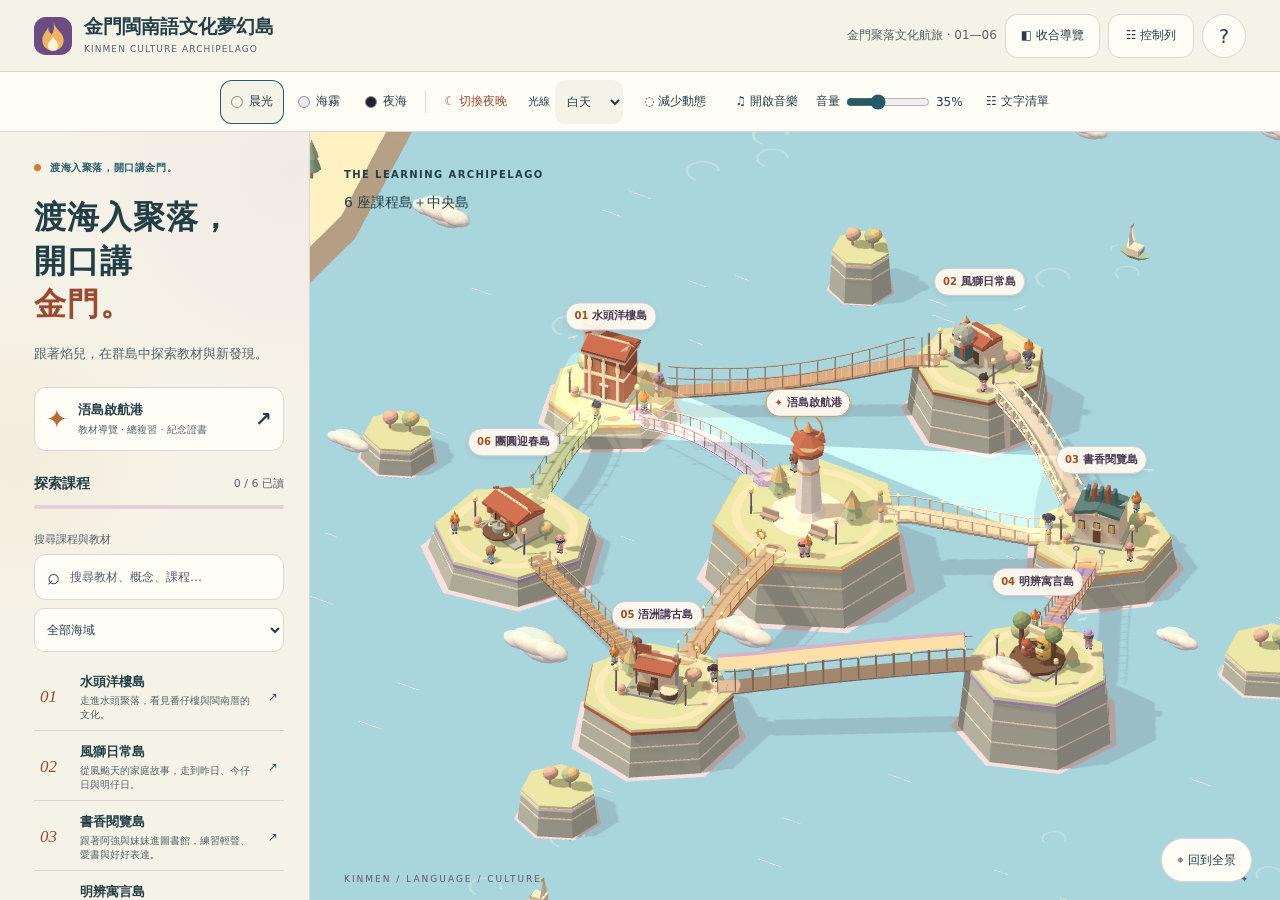
<file: index.html>
<!doctype html>
<html lang="zh-Hant" data-theme="morning">
<head><meta charset="utf-8"><meta name="viewport" content="width=device-width,initial-scale=1"><meta name="theme-color" content="#f6f0e4"><meta name="description" content="金門閩南語文化夢幻島：教材探索、測驗與學習紀念證書。"><title>金門閩南語文化夢幻島</title><link rel="icon" href="assets/flame.svg" type="image/svg+xml"><link rel="stylesheet" href="styles.css"><script type="importmap">{"imports":{"three":"./vendor/three.module.js"}}</script><script type="module" src="js/app.mjs"></script></head>
<body>
<a class="skip" href="#course-list">跳到課程清單</a>
<header class="header"><a class="brand" href="./" aria-label="金門閩南語文化夢幻島首頁"><img src="assets/flame.svg" alt="" width="38" height="38"><span>金門閩南語文化夢幻島<small>KINMEN CULTURE ARCHIPELAGO</small></span></a><div class="header-actions"><span class="edition">金門聚落文化航旅 · 01—06</span><button id="rail-toggle" aria-controls="island-navigation" aria-expanded="true">◧ 導覽列</button><button id="controls-toggle" aria-controls="display-controls" aria-expanded="true">☷ 控制列</button><button id="help" class="icon-button" aria-label="操作說明">?</button></div></header>
<div id="display-controls" class="dock" aria-label="顯示與聲音設定"><div class="theme-switch" role="group" aria-label="底色主題"><button data-theme="morning" aria-pressed="true"><i style="background:#fff4e3"></i>晨光</button><button data-theme="mist" aria-pressed="false"><i style="background:#efe7f6"></i>海霧</button><button data-theme="night" aria-pressed="false"><i style="background:#231d36"></i>夜海</button></div><span class="dock-divider"></span><label class="light-label"><span>光線</span><select id="lighting" aria-label="晝夜光線"><option value="day">白天</option><option value="dusk">黃昏</option><option value="night">夜晚</option></select></label><button id="motion" aria-pressed="false">◌ 減少動態</button><button id="music" aria-pressed="false">♫ 開啟音樂</button><label class="music-volume"><span>音量</span><input id="music-volume" type="range" min="0" max="100" step="1" value="35" aria-label="背景音樂音量"><output id="music-volume-output" for="music-volume">35%</output></label><audio id="background-music" preload="none" loop></audio><button id="list-view">☷ 文字清單</button></div>
<main class="workspace">
<aside class="rail" id="island-navigation"><div class="eyebrow"><span></span> 一座島嶼，一個新發現。</div><h1>渡海入聚落，<br>開口講<span>金門。</span></h1><p class="intro">從一個好點子，到一套好流程。<br>跟著焰兒，航向你的 教材探索群島。</p><button class="center-entry" data-course="center"><span class="entry-symbol">✦</span><span>浯島啟航港<small>教材導覽 · 總複習 · 紀念證書</small></span><b>↗</b></button>
<div class="rail-heading"><h2>探索課程</h2><span id="read-count">0 / 6 已讀</span></div><div class="progress-track"><span id="progress-fill"></span></div>
<label class="search-label" for="search">搜尋課程與教材</label><div class="search-box"><span aria-hidden="true">⌕</span><input id="search" type="search" placeholder="搜尋教材、概念、課程…" autocomplete="off"></div><label class="sr-only" for="group">篩選海域</label><select id="group"><option value="">全部海域</option><option>聚落與生活</option><option>閱讀與明辨</option><option>故事與傳承</option></select>
<nav id="course-list" aria-label="課程清單" tabindex="-1"><p>正在整理航線…</p></nav><p id="search-status" class="small" role="status"></p><footer class="rail-footer"><span>教材來源：金門縣政府</span></footer></aside>
<section class="map" aria-label="互動 3D 課程群島"><div class="map-heading"><span class="eyebrow">THE LEARNING ARCHIPELAGO</span><p>6 座課程島＋中央島</p></div><div id="scene"><div id="map-status" role="status">正在升起你的教學群島…</div></div><button id="overview" class="overview">⌖ 回到全景</button><div class="map-coordinate" aria-hidden="true">KINMEN / LANGUAGE / CULTURE <span>✦</span></div></section>
</main>
<div id="panel-scrim" hidden></div><section id="panel" role="dialog" aria-modal="true" aria-labelledby="panel-title" hidden><header class="panel-header"><div><span id="panel-kicker" class="eyebrow"></span><h2 id="panel-title"></h2></div><button id="close-panel" class="icon-button" aria-label="關閉課程面板">✕</button></header><p id="panel-intro"></p><div id="tabs" class="tabs" role="tablist" aria-label="課程內容"></div><div id="panel-content" tabindex="0"></div></section>
<dialog id="help-dialog"><button class="dialog-close icon-button" aria-label="關閉操作說明">✕</button><div id="host-guide" class="header-host" role="note" aria-label="島主焰兒操作說明"><img src="assets/mascot.svg" alt="" width="44" height="54"><p class="host-description">我是島主焰兒，在島上遇到我，我會隨時回答你問題喔！<small>課程導覽 · 功能說明 · 教材問答</small></p></div><h2>島主焰兒與操作說明</h2><p>先點一座島聚焦放大，再點主建築閱讀教材與進行測驗；中央島點建築進入可拖曳旋轉的備課室，點室內焰兒才開廣場教材；轉身點門可回建築外觀。也可從課程清單直接閱讀。右上「導覽列」可收合清單，「控制列」可展開或收起顯示與音樂設定。</p><ul><li>滑鼠拖曳旋轉、滾輪縮放；手機用雙指縮放。</li><li>按 Esc 關閉面板，Tab 移動焦點，Enter 選取。</li><li>全部課程已讀且各課測驗達 75%，即可取得紀念證書。</li><li>進度與姓名儲存在此瀏覽器，可自行匯出JSON備份後在另一裝置匯入；清除瀏覽資料會刪除本機記錄。</li></ul><p class="notice">教材來自金門縣政府原稿，台羅與特殊用字可開啟完整原頁核對。目前沒有原版朗讀音檔；測驗為自編練習題。</p></dialog>
<dialog id="certificate-dialog"><button class="dialog-close icon-button" aria-label="關閉證書">✕</button><div id="certificate-sheet"></div><div class="certificate-actions"><button id="download-certificate" class="primary">下載證書 PNG</button><button id="print-certificate">列印／另存 PDF</button></div></dialog>
<div id="toast" role="status" aria-live="polite"></div><noscript><div class="noscript">此瀏覽器未啟用 JavaScript。<a href="content.html">開啟完整文字教材</a>。</div></noscript>
</body></html>
</file>
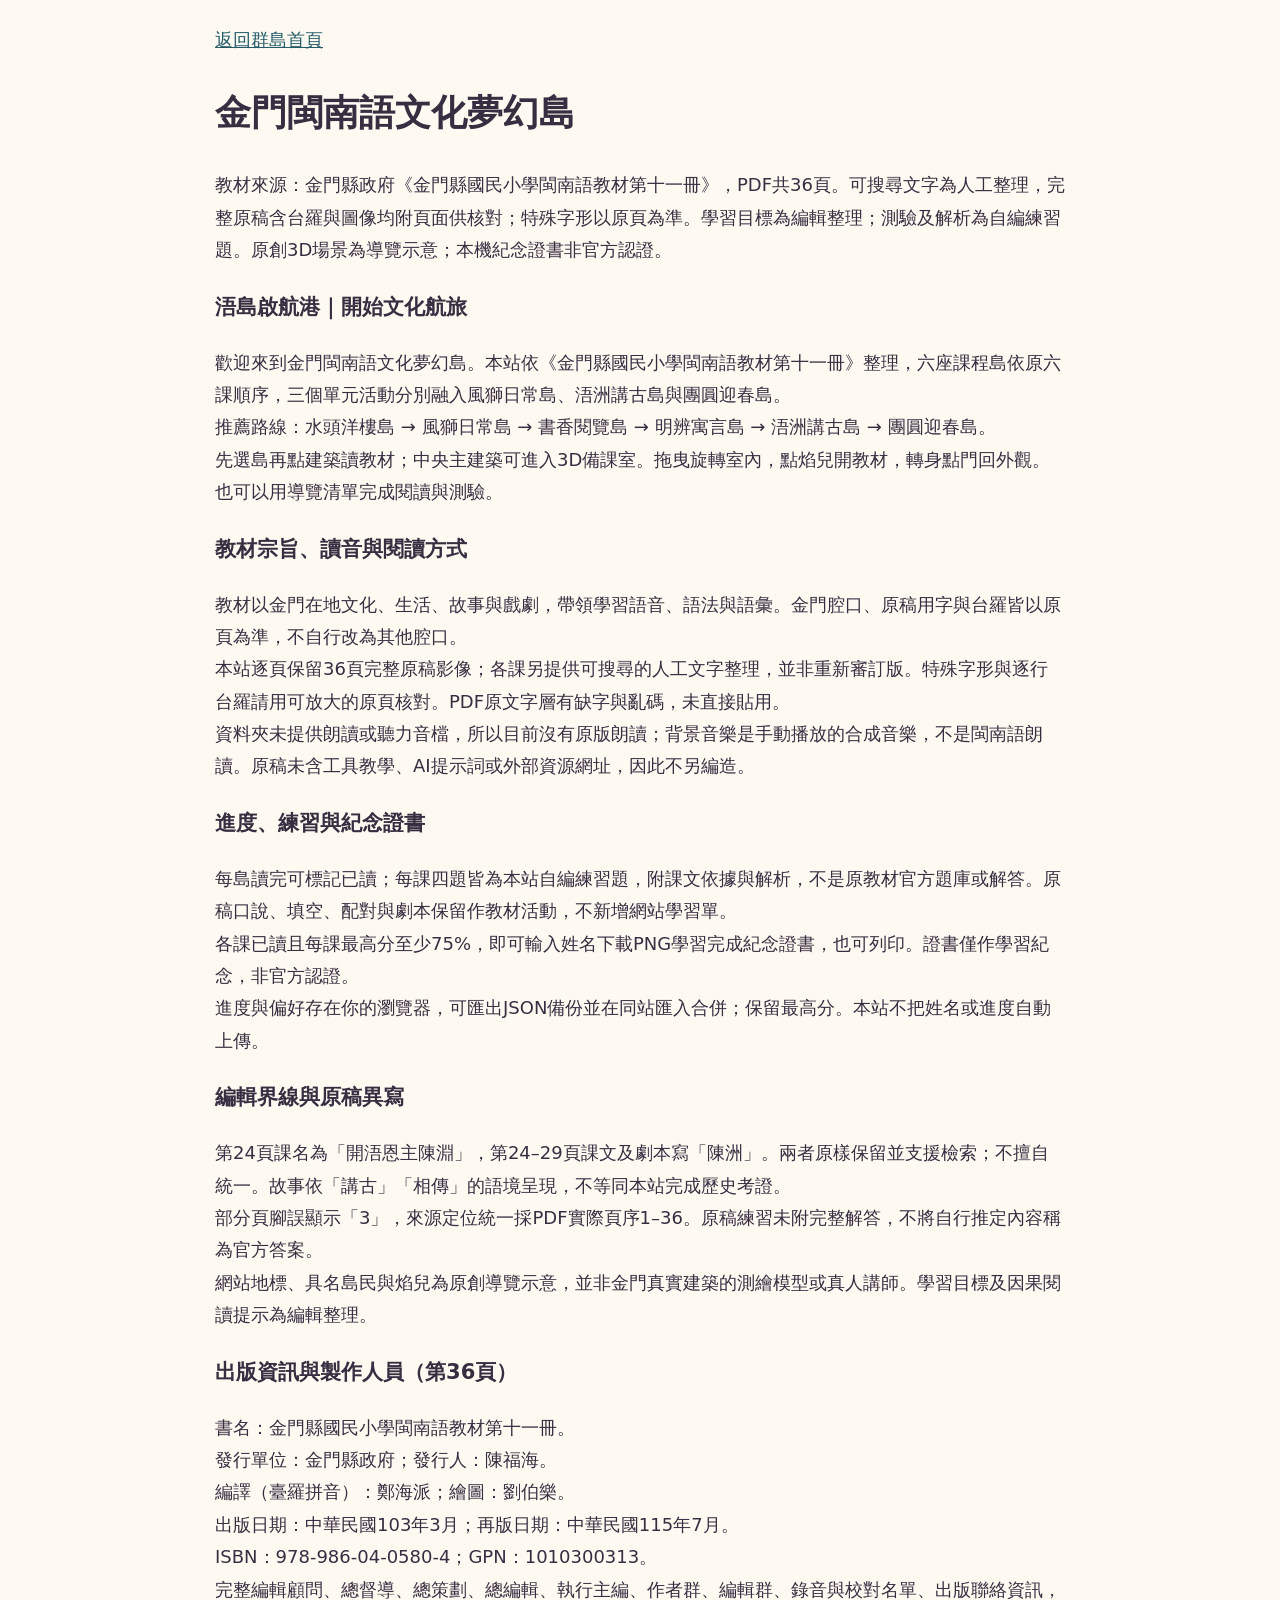
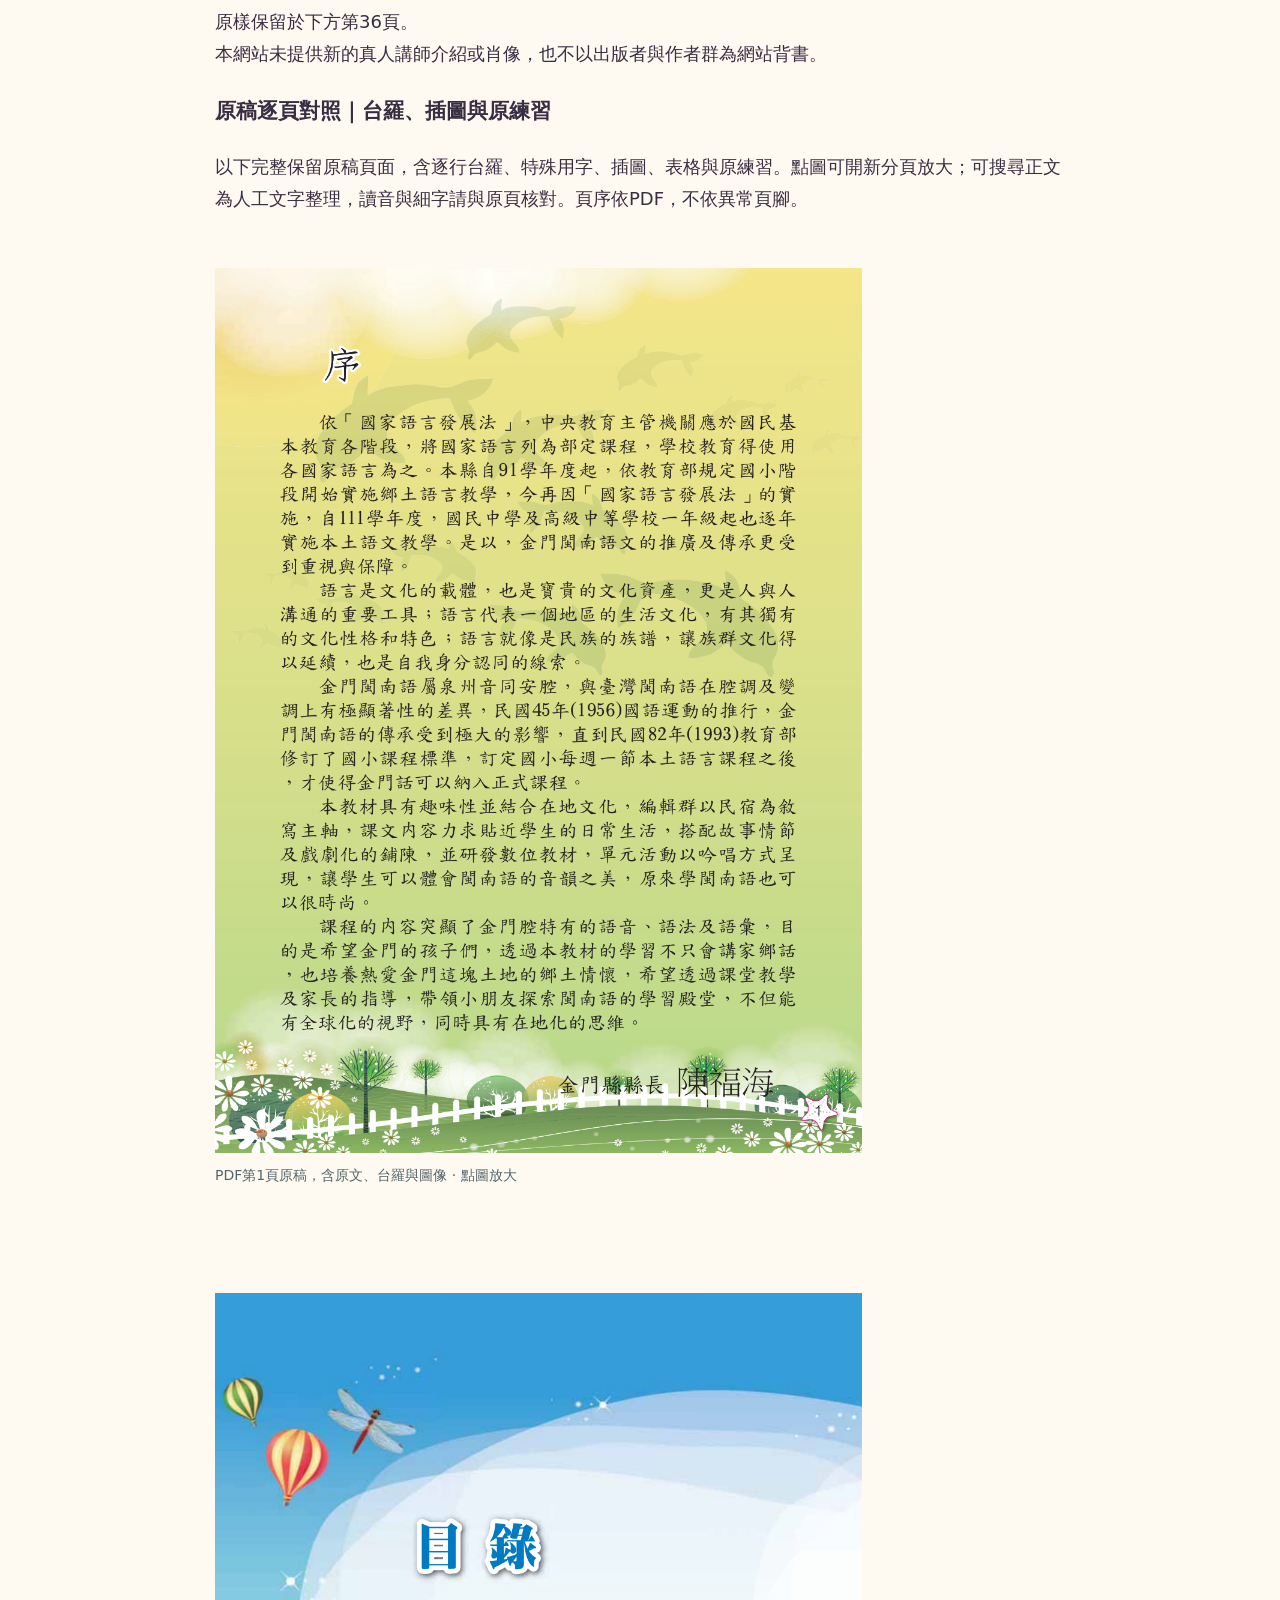
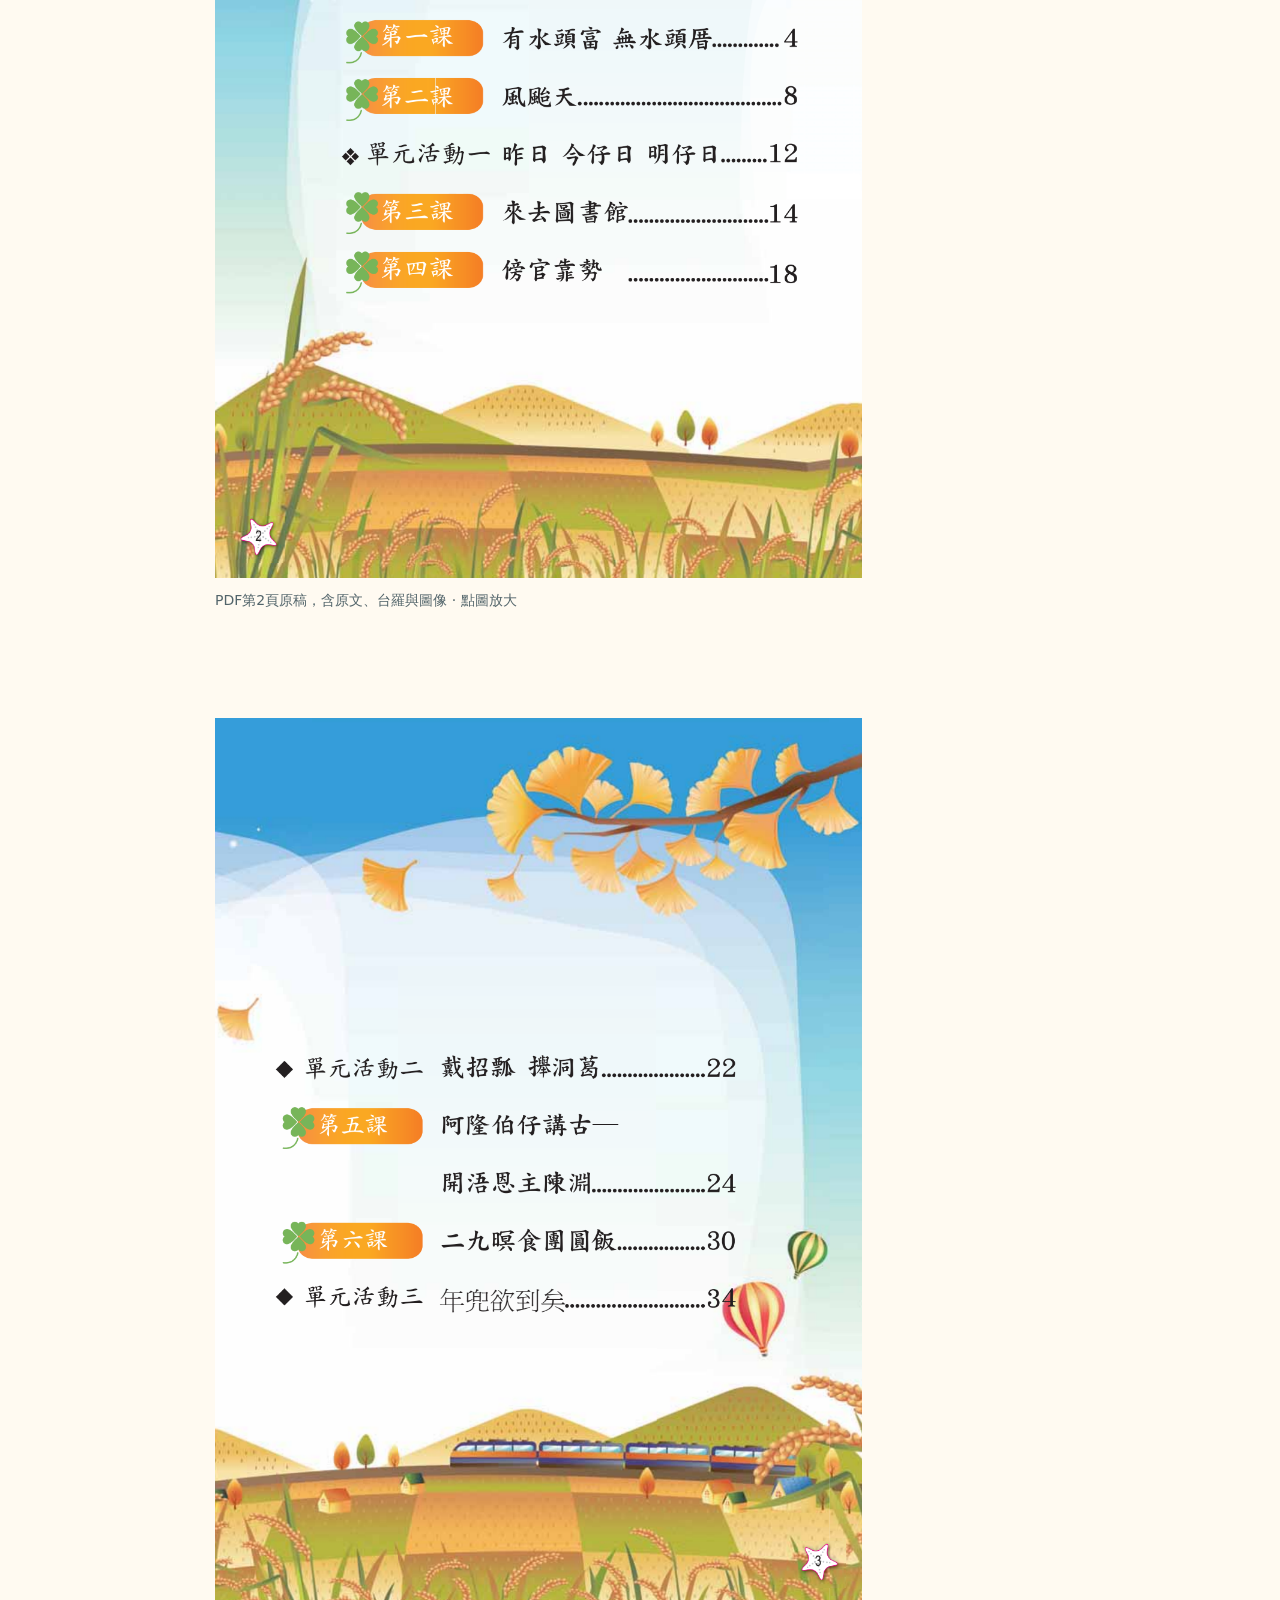
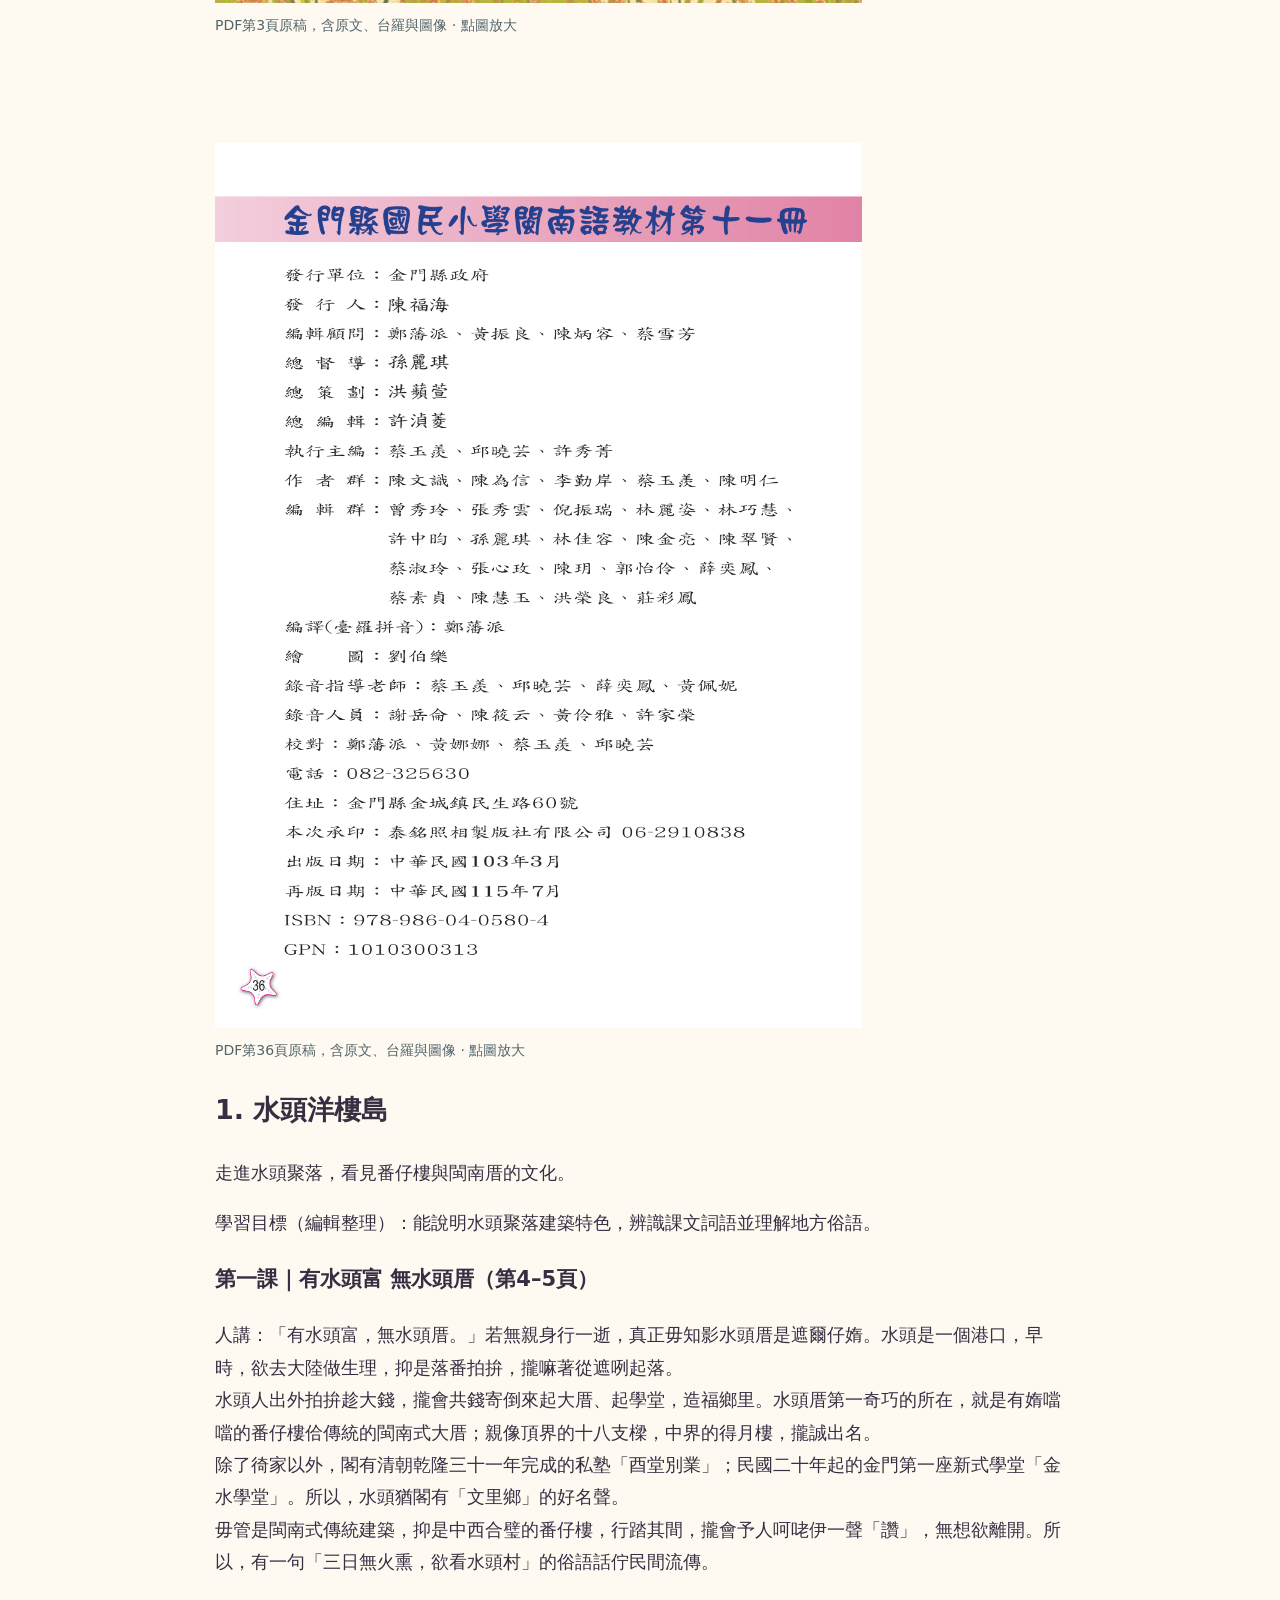
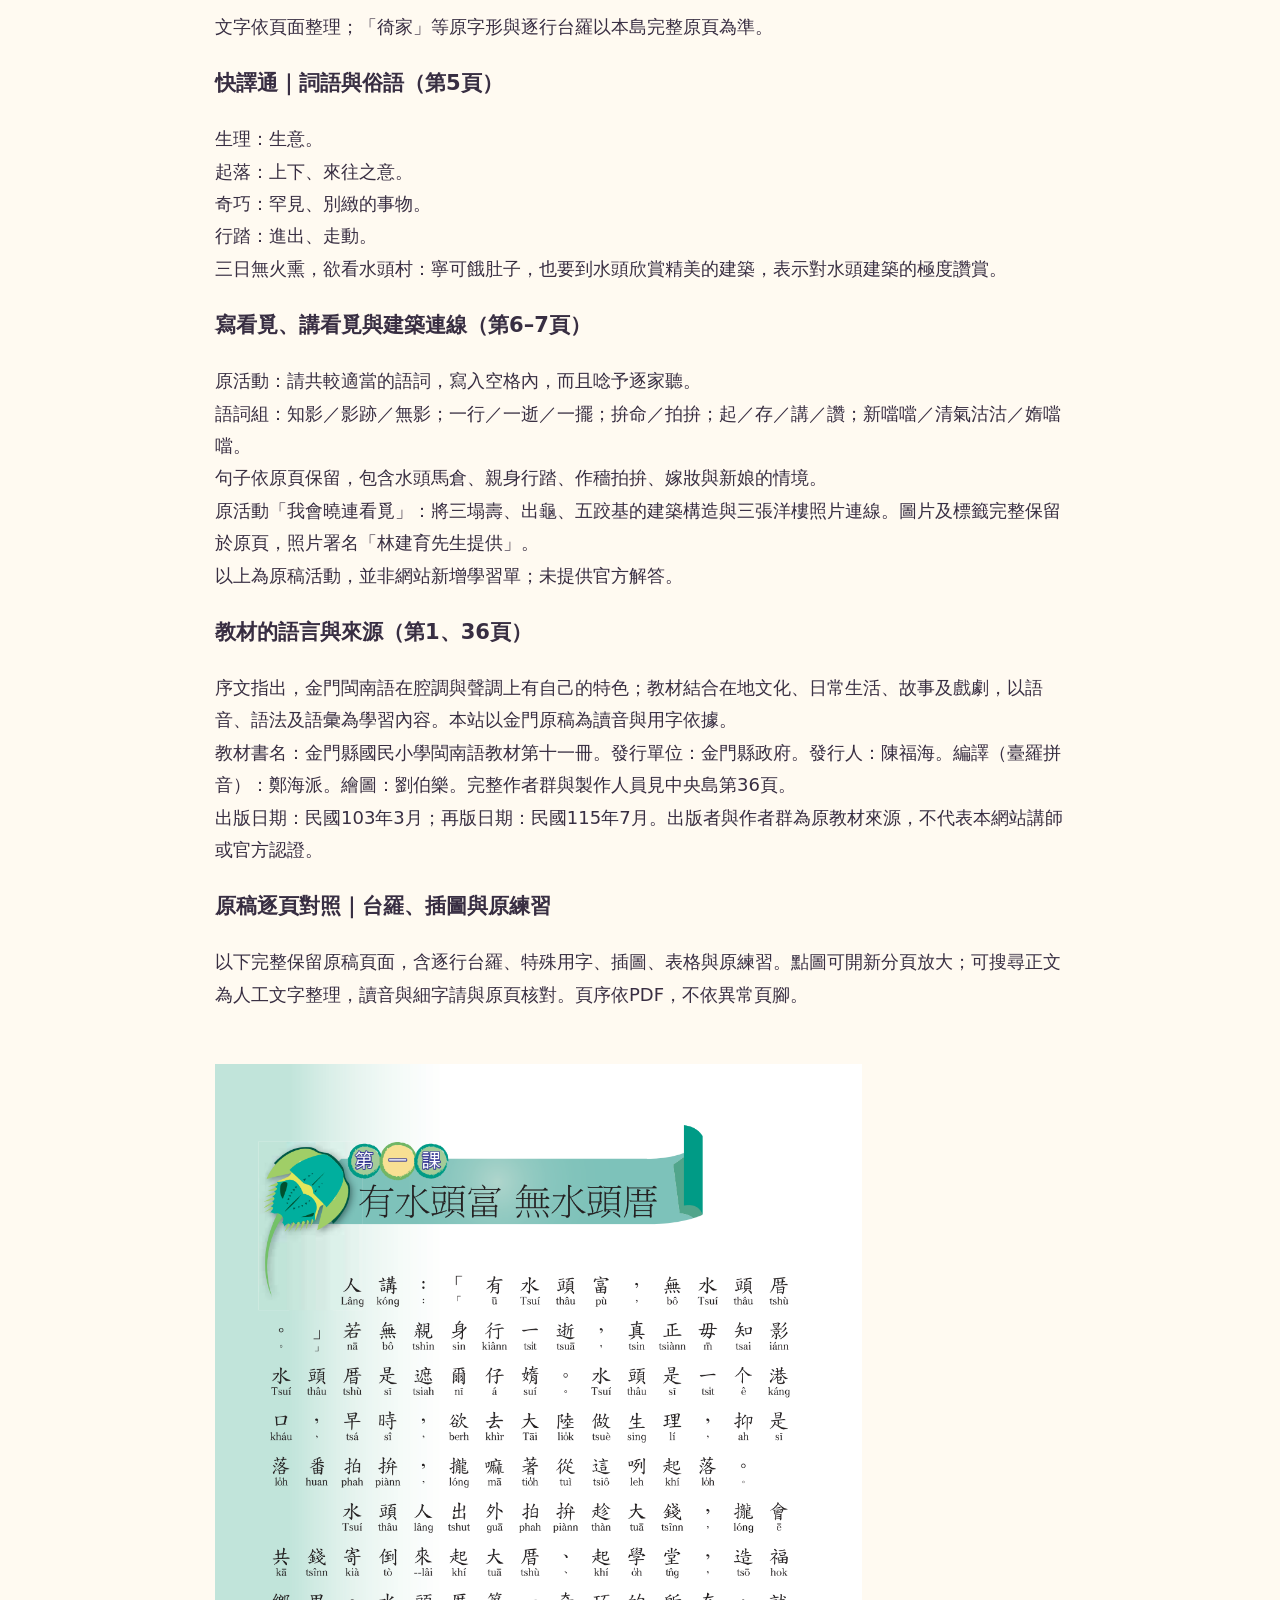
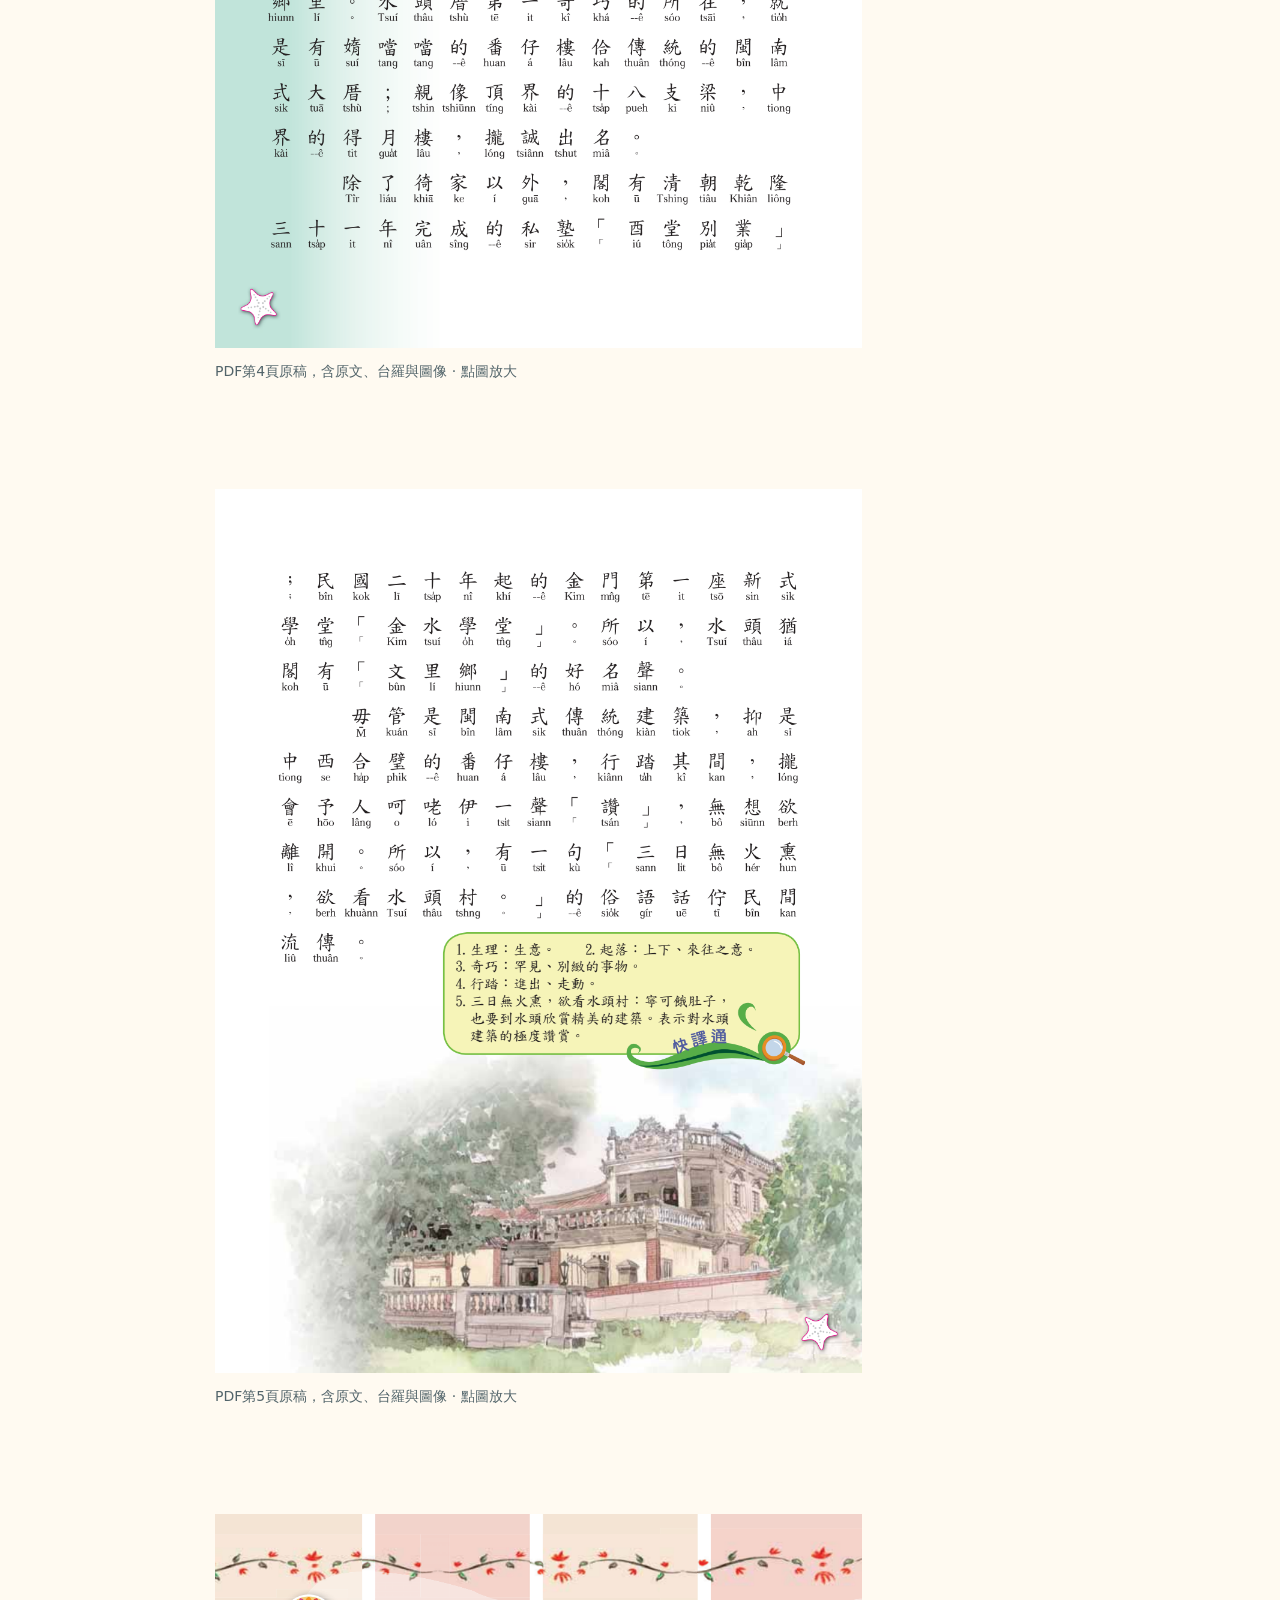
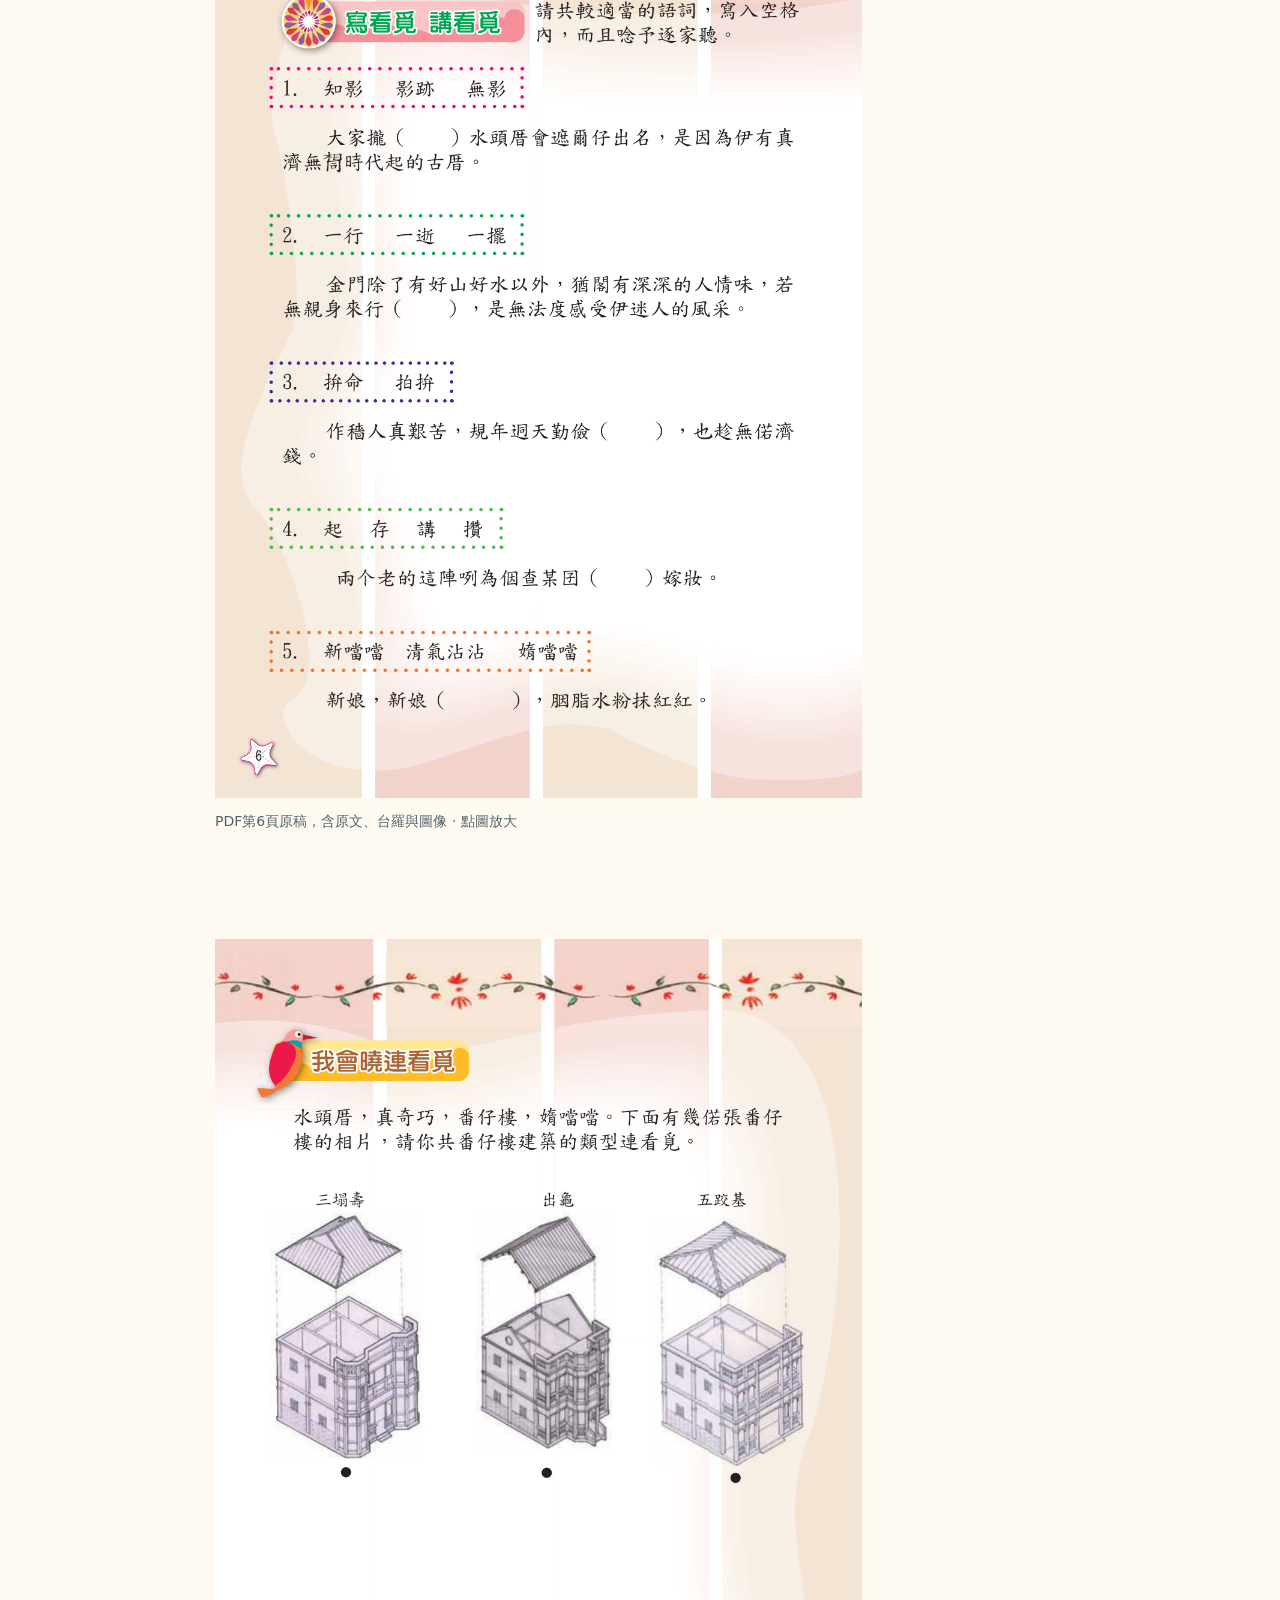
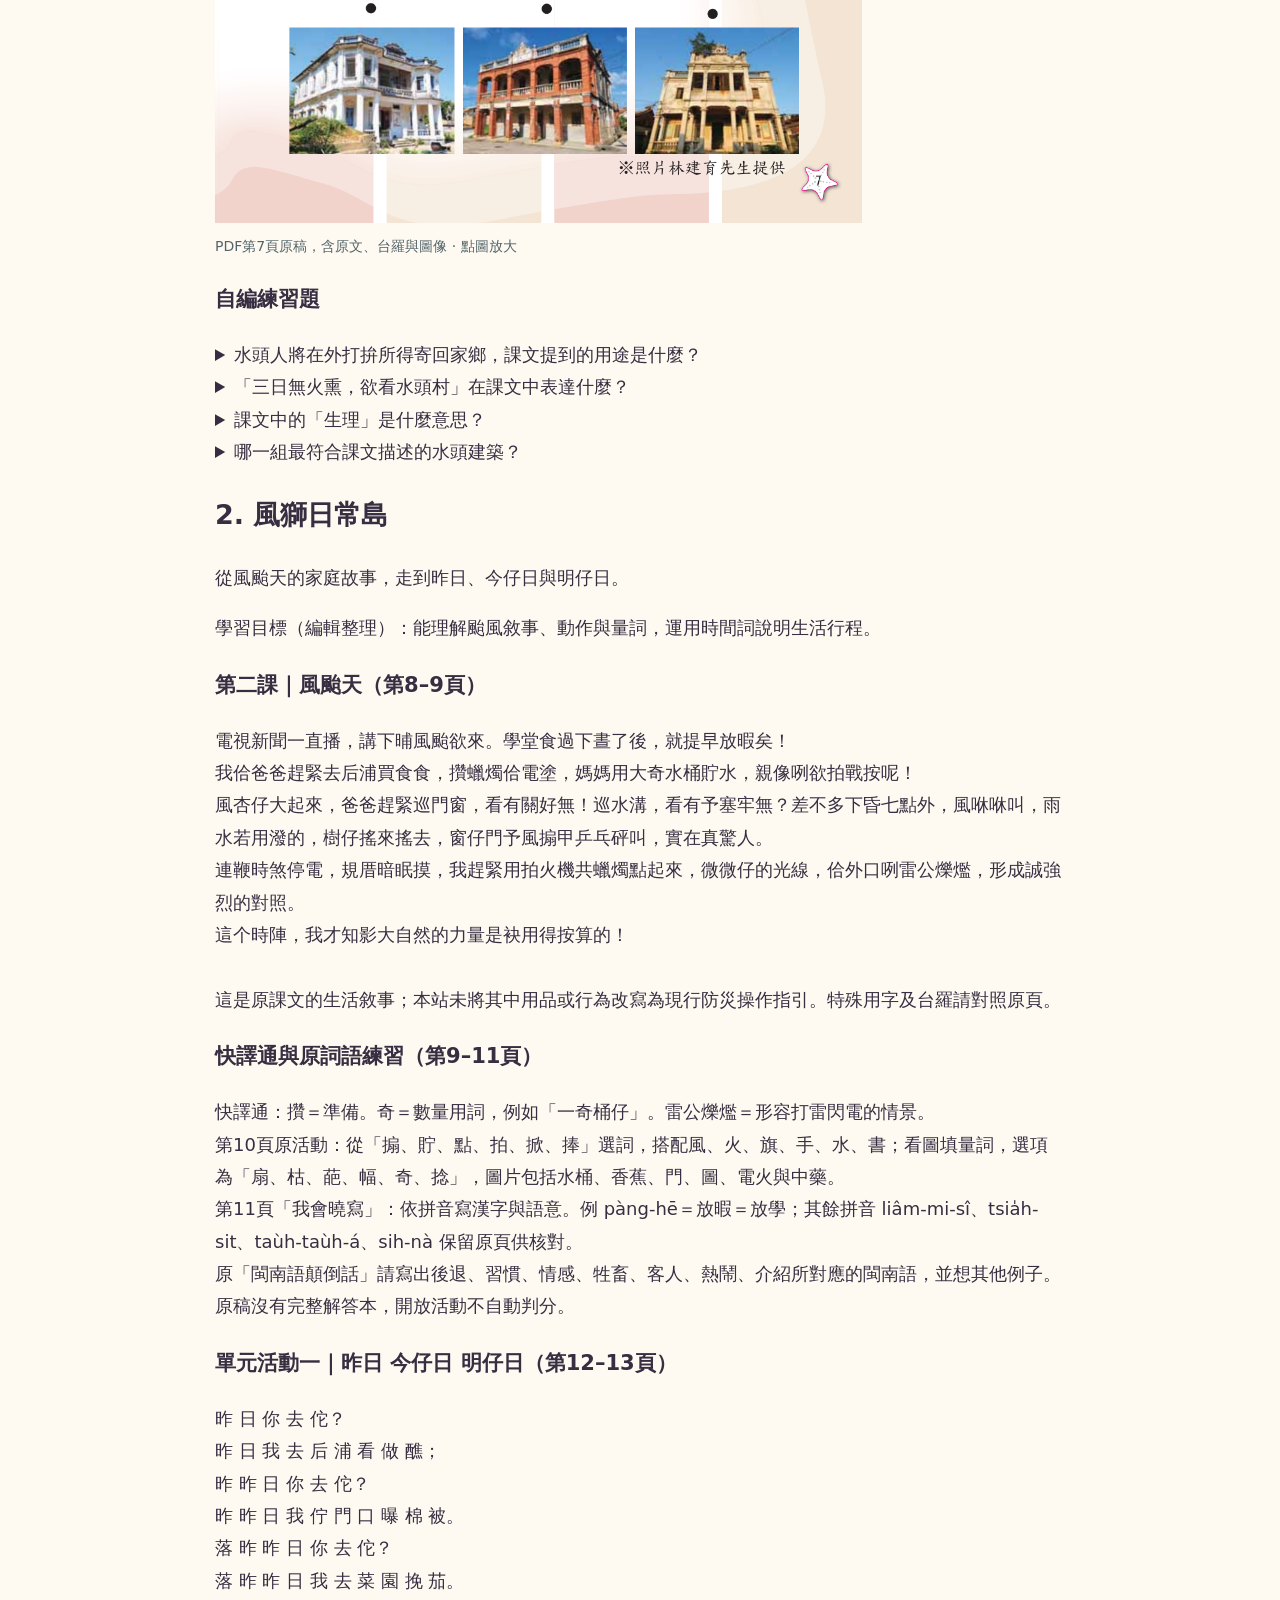
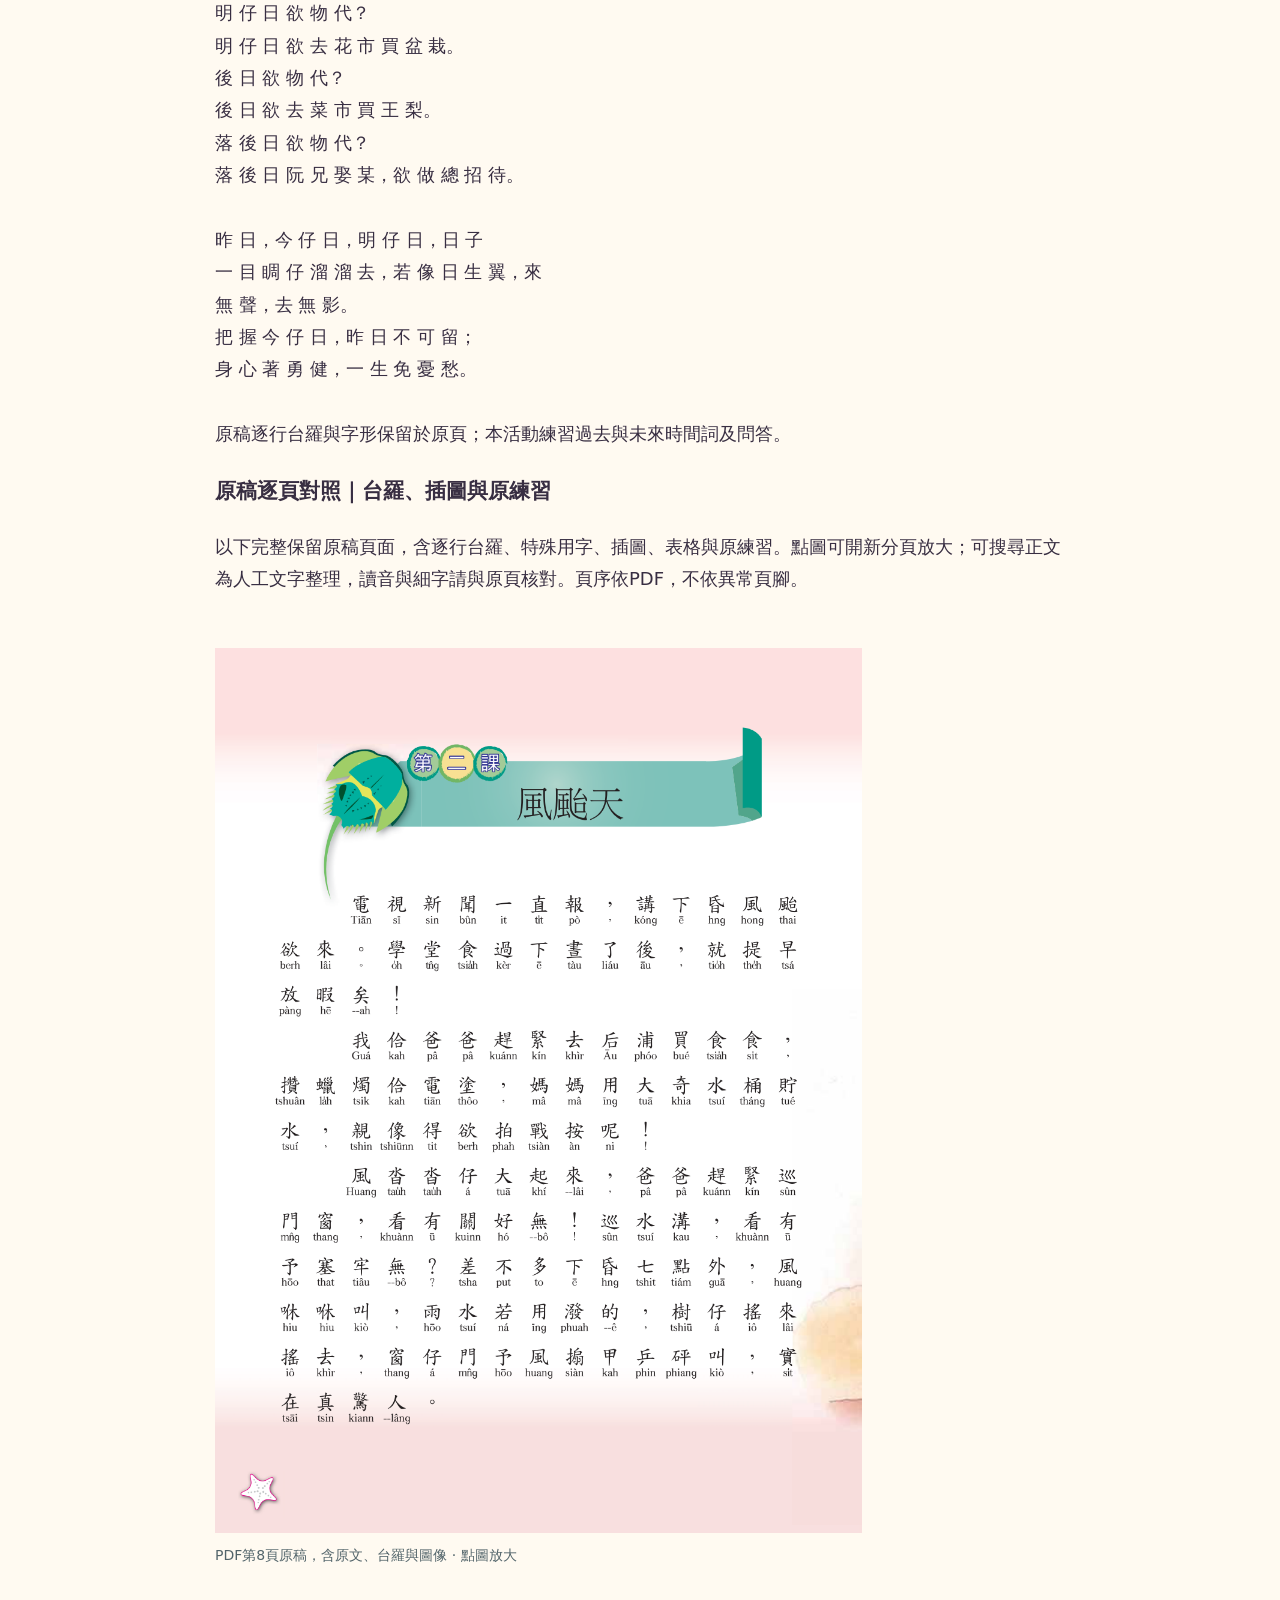
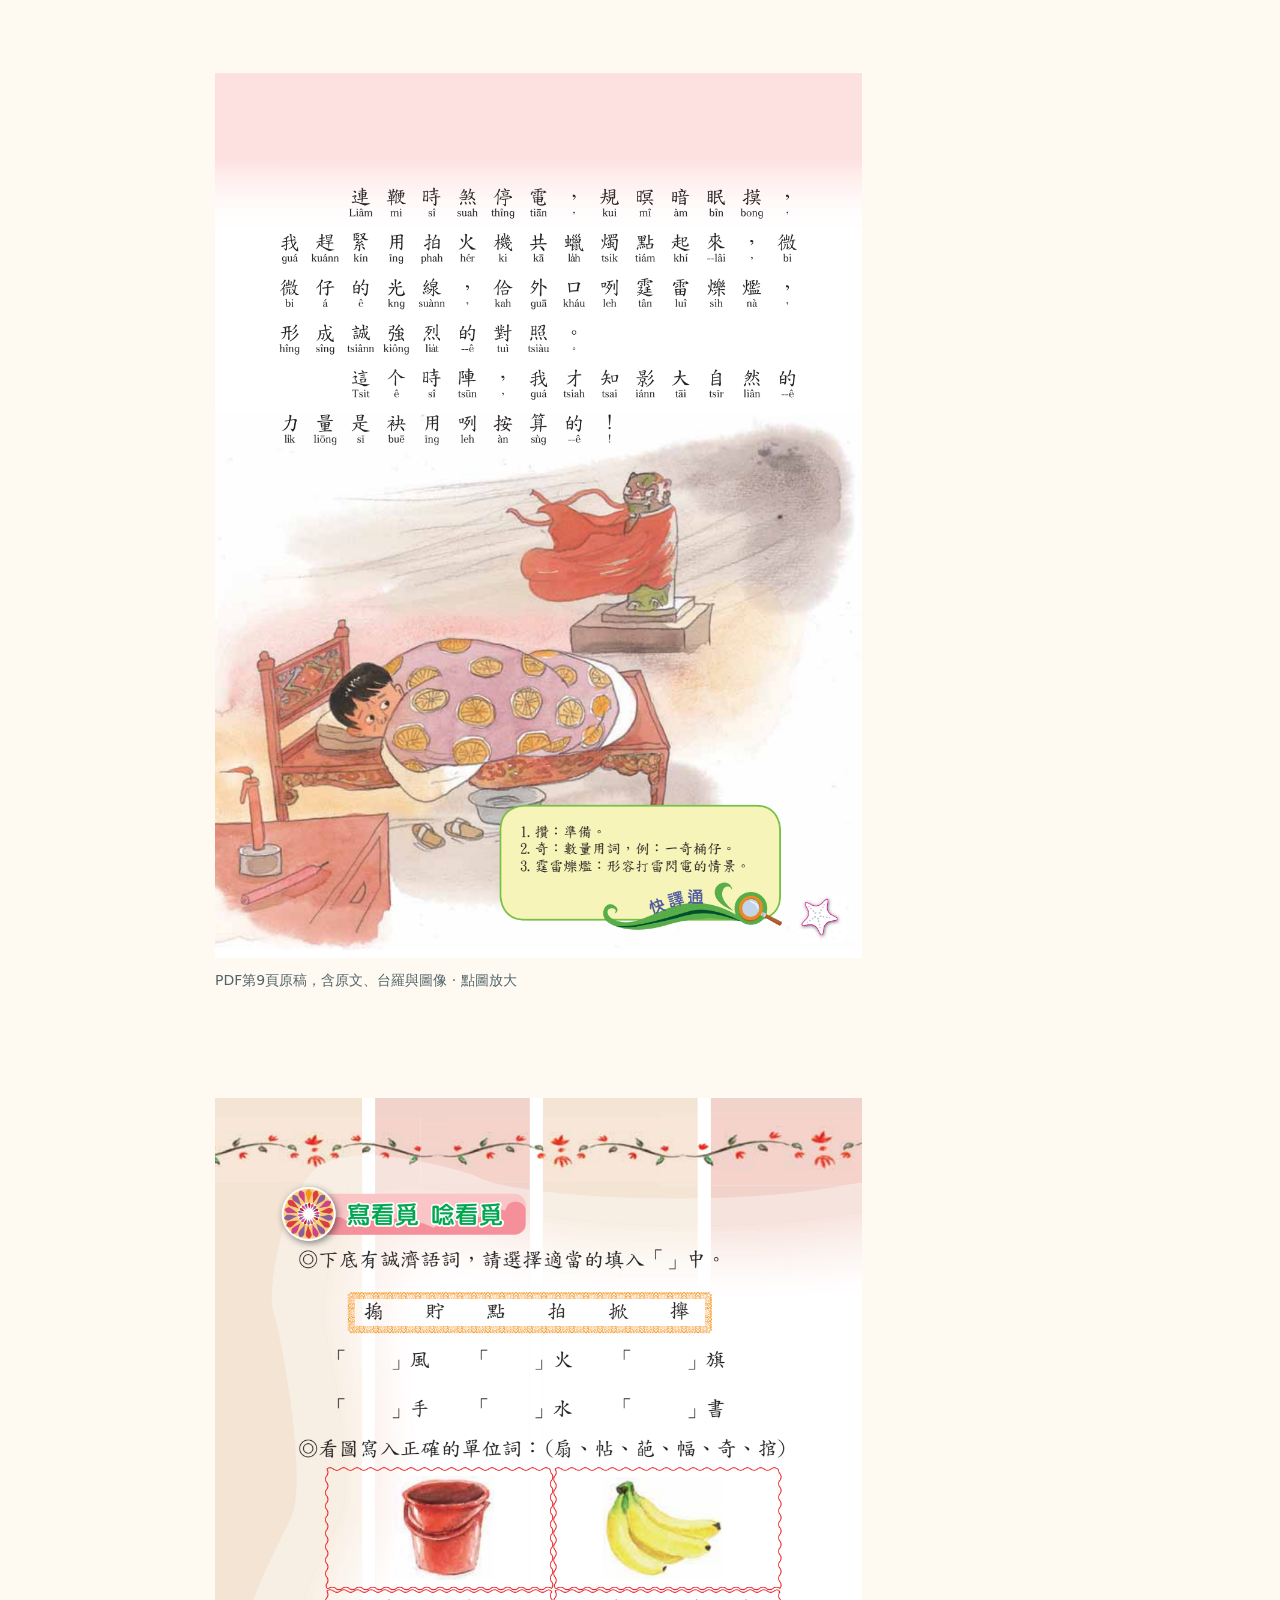
<file: content.html>
<!doctype html><html lang="zh-Hant"><meta charset="utf-8"><meta name="viewport" content="width=device-width,initial-scale=1"><title>完整文字教材｜金門閩南語文化夢幻島</title><style>body{font:18px/1.8 system-ui;max-width:850px;margin:auto;padding:24px;background:#fffaf1;color:#382e42}pre,p{white-space:pre-wrap;overflow-wrap:anywhere}table{border-collapse:collapse}td,th{border:1px solid;padding:8px}a{color:#245b69}img{max-width:100%;height:auto}.source-page{margin:20px 0}figcaption{font-size:14px;color:#52646a}</style><body><main><a href="./">返回群島首頁</a><h1>金門閩南語文化夢幻島</h1><p>教材來源：金門縣政府《金門縣國民小學閩南語教材第十一冊》，PDF共36頁。可搜尋文字為人工整理，完整原稿含台羅與圖像均附頁面供核對；特殊字形以原頁為準。學習目標為編輯整理；測驗及解析為自編練習題。原創3D場景為導覽示意；本機紀念證書非官方認證。</p><h3>浯島啟航港｜開始文化航旅</h3><p>歡迎來到金門閩南語文化夢幻島。本站依《金門縣國民小學閩南語教材第十一冊》整理，六座課程島依原六課順序，三個單元活動分別融入風獅日常島、浯洲講古島與團圓迎春島。
推薦路線：水頭洋樓島 → 風獅日常島 → 書香閱覽島 → 明辨寓言島 → 浯洲講古島 → 團圓迎春島。
先選島再點建築讀教材；中央主建築可進入3D備課室。拖曳旋轉室內，點焰兒開教材，轉身點門回外觀。也可以用導覽清單完成閱讀與測驗。</p><h3>教材宗旨、讀音與閱讀方式</h3><p>教材以金門在地文化、生活、故事與戲劇，帶領學習語音、語法與語彙。金門腔口、原稿用字與台羅皆以原頁為準，不自行改為其他腔口。
本站逐頁保留36頁完整原稿影像；各課另提供可搜尋的人工文字整理，並非重新審訂版。特殊字形與逐行台羅請用可放大的原頁核對。PDF原文字層有缺字與亂碼，未直接貼用。
資料夾未提供朗讀或聽力音檔，所以目前沒有原版朗讀；背景音樂是手動播放的合成音樂，不是閩南語朗讀。原稿未含工具教學、AI提示詞或外部資源網址，因此不另編造。</p><h3>進度、練習與紀念證書</h3><p>每島讀完可標記已讀；每課四題皆為本站自編練習題，附課文依據與解析，不是原教材官方題庫或解答。原稿口說、填空、配對與劇本保留作教材活動，不新增網站學習單。
各課已讀且每課最高分至少75%，即可輸入姓名下載PNG學習完成紀念證書，也可列印。證書僅作學習紀念，非官方認證。
進度與偏好存在你的瀏覽器，可匯出JSON備份並在同站匯入合併；保留最高分。本站不把姓名或進度自動上傳。</p><h3>編輯界線與原稿異寫</h3><p>第24頁課名為「開浯恩主陳淵」，第24–29頁課文及劇本寫「陳洲」。兩者原樣保留並支援檢索；不擅自統一。故事依「講古」「相傳」的語境呈現，不等同本站完成歷史考證。
部分頁腳誤顯示「3」，來源定位統一採PDF實際頁序1–36。原稿練習未附完整解答，不將自行推定內容稱為官方答案。
網站地標、具名島民與焰兒為原創導覽示意，並非金門真實建築的測繪模型或真人講師。學習目標及因果閱讀提示為編輯整理。</p><h3>出版資訊與製作人員（第36頁）</h3><p>書名：金門縣國民小學閩南語教材第十一冊。
發行單位：金門縣政府；發行人：陳福海。
編譯（臺羅拼音）：鄭海派；繪圖：劉伯樂。
出版日期：中華民國103年3月；再版日期：中華民國115年7月。
ISBN：978-986-04-0580-4；GPN：1010300313。
完整編輯顧問、總督導、總策劃、總編輯、執行主編、作者群、編輯群、錄音與校對名單、出版聯絡資訊，原樣保留於下方第36頁。
本網站未提供新的真人講師介紹或肖像，也不以出版者與作者群為網站背書。</p><h3>原稿逐頁對照｜台羅、插圖與原練習</h3><p>以下完整保留原稿頁面，含逐行台羅、特殊用字、插圖、表格與原練習。點圖可開新分頁放大；可搜尋正文為人工文字整理，讀音與細字請與原頁核對。頁序依PDF，不依異常頁腳。

</p><figure class="source-page"><a href="assets/source/page-001.png" target="_blank" rel="noopener noreferrer" aria-label="放大PDF第1頁原稿，含原文、台羅與圖像"><img src="assets/source/page-001.png" alt="PDF第1頁原稿，含原文、台羅與圖像" loading="lazy" width="647" height="885"></a><figcaption>PDF第1頁原稿，含原文、台羅與圖像 · 點圖放大</figcaption></figure><p>

</p><figure class="source-page"><a href="assets/source/page-002.png" target="_blank" rel="noopener noreferrer" aria-label="放大PDF第2頁原稿，含原文、台羅與圖像"><img src="assets/source/page-002.png" alt="PDF第2頁原稿，含原文、台羅與圖像" loading="lazy" width="647" height="885"></a><figcaption>PDF第2頁原稿，含原文、台羅與圖像 · 點圖放大</figcaption></figure><p>

</p><figure class="source-page"><a href="assets/source/page-003.png" target="_blank" rel="noopener noreferrer" aria-label="放大PDF第3頁原稿，含原文、台羅與圖像"><img src="assets/source/page-003.png" alt="PDF第3頁原稿，含原文、台羅與圖像" loading="lazy" width="647" height="885"></a><figcaption>PDF第3頁原稿，含原文、台羅與圖像 · 點圖放大</figcaption></figure><p>

</p><figure class="source-page"><a href="assets/source/page-036.png" target="_blank" rel="noopener noreferrer" aria-label="放大PDF第36頁原稿，含原文、台羅與圖像"><img src="assets/source/page-036.png" alt="PDF第36頁原稿，含原文、台羅與圖像" loading="lazy" width="647" height="885"></a><figcaption>PDF第36頁原稿，含原文、台羅與圖像 · 點圖放大</figcaption></figure><p></p><section><h2>1. 水頭洋樓島</h2><p>走進水頭聚落，看見番仔樓與閩南厝的文化。</p><p>學習目標（編輯整理）：能說明水頭聚落建築特色，辨識課文詞語並理解地方俗語。</p><h3>第一課｜有水頭富 無水頭厝（第4–5頁）</h3><p>人講：「有水頭富，無水頭厝。」若無親身行一逝，真正毋知影水頭厝是遮爾仔媠。水頭是一個港口，早時，欲去大陸做生理，抑是落番拍拚，攏嘛著從遮咧起落。
水頭人出外拍拚趁大錢，攏會共錢寄倒來起大厝、起學堂，造福鄉里。水頭厝第一奇巧的所在，就是有媠噹噹的番仔樓佮傳統的閩南式大厝；親像頂界的十八支樑，中界的得月樓，攏誠出名。
除了徛家以外，閣有清朝乾隆三十一年完成的私塾「酉堂別業」；民國二十年起的金門第一座新式學堂「金水學堂」。所以，水頭猶閣有「文里鄉」的好名聲。
毋管是閩南式傳統建築，抑是中西合璧的番仔樓，行踏其間，攏會予人呵咾伊一聲「讚」，無想欲離開。所以，有一句「三日無火熏，欲看水頭村」的俗語話佇民間流傳。

文字依頁面整理；「徛家」等原字形與逐行台羅以本島完整原頁為準。</p><h3>快譯通｜詞語與俗語（第5頁）</h3><p>生理：生意。
起落：上下、來往之意。
奇巧：罕見、別緻的事物。
行踏：進出、走動。
三日無火熏，欲看水頭村：寧可餓肚子，也要到水頭欣賞精美的建築，表示對水頭建築的極度讚賞。</p><h3>寫看覓、講看覓與建築連線（第6–7頁）</h3><p>原活動：請共較適當的語詞，寫入空格內，而且唸予逐家聽。
語詞組：知影／影跡／無影；一行／一逝／一擺；拚命／拍拚；起／存／講／讚；新噹噹／清氣沽沽／媠噹噹。
句子依原頁保留，包含水頭馬倉、親身行踏、作穡拍拚、嫁妝與新娘的情境。
原活動「我會曉連看覓」：將三塌壽、出龜、五跤基的建築構造與三張洋樓照片連線。圖片及標籤完整保留於原頁，照片署名「林建育先生提供」。
以上為原稿活動，並非網站新增學習單；未提供官方解答。</p><h3>教材的語言與來源（第1、36頁）</h3><p>序文指出，金門閩南語在腔調與聲調上有自己的特色；教材結合在地文化、日常生活、故事及戲劇，以語音、語法及語彙為學習內容。本站以金門原稿為讀音與用字依據。
教材書名：金門縣國民小學閩南語教材第十一冊。發行單位：金門縣政府。發行人：陳福海。編譯（臺羅拼音）：鄭海派。繪圖：劉伯樂。完整作者群與製作人員見中央島第36頁。
出版日期：民國103年3月；再版日期：民國115年7月。出版者與作者群為原教材來源，不代表本網站講師或官方認證。</p><h3>原稿逐頁對照｜台羅、插圖與原練習</h3><p>以下完整保留原稿頁面，含逐行台羅、特殊用字、插圖、表格與原練習。點圖可開新分頁放大；可搜尋正文為人工文字整理，讀音與細字請與原頁核對。頁序依PDF，不依異常頁腳。

</p><figure class="source-page"><a href="assets/source/page-004.png" target="_blank" rel="noopener noreferrer" aria-label="放大PDF第4頁原稿，含原文、台羅與圖像"><img src="assets/source/page-004.png" alt="PDF第4頁原稿，含原文、台羅與圖像" loading="lazy" width="647" height="885"></a><figcaption>PDF第4頁原稿，含原文、台羅與圖像 · 點圖放大</figcaption></figure><p>

</p><figure class="source-page"><a href="assets/source/page-005.png" target="_blank" rel="noopener noreferrer" aria-label="放大PDF第5頁原稿，含原文、台羅與圖像"><img src="assets/source/page-005.png" alt="PDF第5頁原稿，含原文、台羅與圖像" loading="lazy" width="647" height="885"></a><figcaption>PDF第5頁原稿，含原文、台羅與圖像 · 點圖放大</figcaption></figure><p>

</p><figure class="source-page"><a href="assets/source/page-006.png" target="_blank" rel="noopener noreferrer" aria-label="放大PDF第6頁原稿，含原文、台羅與圖像"><img src="assets/source/page-006.png" alt="PDF第6頁原稿，含原文、台羅與圖像" loading="lazy" width="647" height="885"></a><figcaption>PDF第6頁原稿，含原文、台羅與圖像 · 點圖放大</figcaption></figure><p>

</p><figure class="source-page"><a href="assets/source/page-007.png" target="_blank" rel="noopener noreferrer" aria-label="放大PDF第7頁原稿，含原文、台羅與圖像"><img src="assets/source/page-007.png" alt="PDF第7頁原稿，含原文、台羅與圖像" loading="lazy" width="647" height="885"></a><figcaption>PDF第7頁原稿，含原文、台羅與圖像 · 點圖放大</figcaption></figure><p></p><h3>自編練習題</h3><details><summary>水頭人將在外打拚所得寄回家鄉，課文提到的用途是什麼？</summary><ol><li>只用來買船</li><li>興建大厝與學堂，造福鄉里</li><li>只作個人旅行費</li><li>拆除所有傳統建築</li></ol><p>正確答案：興建大厝與學堂，造福鄉里<br>第4頁寫到寄錢回來起大厝、起學堂，造福鄉里。</p></details><details><summary>「三日無火熏，欲看水頭村」在課文中表達什麼？</summary><ol><li>對水頭建築的極度讚賞</li><li>要求大家不吃飯</li><li>水頭禁止生火</li><li>每三天必須搬家</li></ol><p>正確答案：對水頭建築的極度讚賞<br>第5頁快譯通解釋這是讚賞水頭精美建築的俗語，不是生活命令。</p></details><details><summary>課文中的「生理」是什麼意思？</summary><ol><li>身體構造</li><li>學校課表</li><li>生意</li><li>風向變化</li></ol><p>正確答案：生意<br>第5頁快譯通將「生理」解釋為「生意」。</p></details><details><summary>哪一組最符合課文描述的水頭建築？</summary><ol><li>全部為現代摩天樓</li><li>只有茅草屋</li><li>只有工廠</li><li>番仔樓與傳統閩南式大厝</li></ol><p>正確答案：番仔樓與傳統閩南式大厝<br>課文同時提及中西合璧的番仔樓及閩南式傳統建築。</p></details></section><section><h2>2. 風獅日常島</h2><p>從風颱天的家庭故事，走到昨日、今仔日與明仔日。</p><p>學習目標（編輯整理）：能理解颱風敘事、動作與量詞，運用時間詞說明生活行程。</p><h3>第二課｜風颱天（第8–9頁）</h3><p>電視新聞一直播，講下晡風颱欲來。學堂食過下晝了後，就提早放暇矣！
我佮爸爸趕緊去后浦買食食，攢蠟燭佮電塗，媽媽用大奇水桶貯水，親像咧欲拍戰按呢！
風杏仔大起來，爸爸趕緊巡門窗，看有關好無！巡水溝，看有予塞牢無？差不多下昏七點外，風咻咻叫，雨水若用潑的，樹仔搖來搖去，窗仔門予風搧甲乒乓砰叫，實在真驚人。
連鞭時煞停電，規厝暗眠摸，我趕緊用拍火機共蠟燭點起來，微微仔的光線，佮外口咧雷公爍爁，形成誠強烈的對照。
這个時陣，我才知影大自然的力量是袂用得按算的！

這是原課文的生活敘事；本站未將其中用品或行為改寫為現行防災操作指引。特殊用字及台羅請對照原頁。</p><h3>快譯通與原詞語練習（第9–11頁）</h3><p>快譯通：攢＝準備。奇＝數量用詞，例如「一奇桶仔」。雷公爍爁＝形容打雷閃電的情景。
第10頁原活動：從「搧、貯、點、拍、掀、捧」選詞，搭配風、火、旗、手、水、書；看圖填量詞，選項為「扇、枯、葩、幅、奇、捻」，圖片包括水桶、香蕉、門、圖、電火與中藥。
第11頁「我會曉寫」：依拼音寫漢字與語意。例 pàng-hē＝放暇＝放學；其餘拼音 liâm-mi-sî、tsia̍h-sit、taùh-taùh-á、sih-nà 保留原頁供核對。
原「閩南語顛倒話」請寫出後退、習慣、情感、牲畜、客人、熱鬧、介紹所對應的閩南語，並想其他例子。原稿沒有完整解答本，開放活動不自動判分。</p><h3>單元活動一｜昨日 今仔日 明仔日（第12–13頁）</h3><p>昨 日 你 去 佗？
昨 日 我 去 后 浦 看 做 醮；
昨 昨 日 你 去 佗？
昨 昨 日 我 佇 門 口 曝 棉 被。
落 昨 昨 日 你 去 佗？
落 昨 昨 日 我 去 菜 園 挽 茄。
明 仔 日 欲 物 代？
明 仔 日 欲 去 花 市 買 盆 栽。
後 日 欲 物 代？
後 日 欲 去 菜 市 買 王 梨。
落 後 日 欲 物 代？
落 後 日 阮 兄 娶 某，欲 做 總 招 待。

昨 日，今 仔 日，明 仔 日，日 子
一 目 睭 仔 溜 溜 去，若 像 日 生 翼，來
無 聲，去 無 影。
把 握 今 仔 日，昨 日 不 可 留；
身 心 著 勇 健，一 生 免 憂 愁。

原稿逐行台羅與字形保留於原頁；本活動練習過去與未來時間詞及問答。</p><h3>原稿逐頁對照｜台羅、插圖與原練習</h3><p>以下完整保留原稿頁面，含逐行台羅、特殊用字、插圖、表格與原練習。點圖可開新分頁放大；可搜尋正文為人工文字整理，讀音與細字請與原頁核對。頁序依PDF，不依異常頁腳。

</p><figure class="source-page"><a href="assets/source/page-008.png" target="_blank" rel="noopener noreferrer" aria-label="放大PDF第8頁原稿，含原文、台羅與圖像"><img src="assets/source/page-008.png" alt="PDF第8頁原稿，含原文、台羅與圖像" loading="lazy" width="647" height="885"></a><figcaption>PDF第8頁原稿，含原文、台羅與圖像 · 點圖放大</figcaption></figure><p>

</p><figure class="source-page"><a href="assets/source/page-009.png" target="_blank" rel="noopener noreferrer" aria-label="放大PDF第9頁原稿，含原文、台羅與圖像"><img src="assets/source/page-009.png" alt="PDF第9頁原稿，含原文、台羅與圖像" loading="lazy" width="647" height="885"></a><figcaption>PDF第9頁原稿，含原文、台羅與圖像 · 點圖放大</figcaption></figure><p>

</p><figure class="source-page"><a href="assets/source/page-010.png" target="_blank" rel="noopener noreferrer" aria-label="放大PDF第10頁原稿，含原文、台羅與圖像"><img src="assets/source/page-010.png" alt="PDF第10頁原稿，含原文、台羅與圖像" loading="lazy" width="647" height="885"></a><figcaption>PDF第10頁原稿，含原文、台羅與圖像 · 點圖放大</figcaption></figure><p>

</p><figure class="source-page"><a href="assets/source/page-011.png" target="_blank" rel="noopener noreferrer" aria-label="放大PDF第11頁原稿，含原文、台羅與圖像"><img src="assets/source/page-011.png" alt="PDF第11頁原稿，含原文、台羅與圖像" loading="lazy" width="647" height="885"></a><figcaption>PDF第11頁原稿，含原文、台羅與圖像 · 點圖放大</figcaption></figure><p>

</p><figure class="source-page"><a href="assets/source/page-012.png" target="_blank" rel="noopener noreferrer" aria-label="放大PDF第12頁原稿，含原文、台羅與圖像"><img src="assets/source/page-012.png" alt="PDF第12頁原稿，含原文、台羅與圖像" loading="lazy" width="647" height="885"></a><figcaption>PDF第12頁原稿，含原文、台羅與圖像 · 點圖放大</figcaption></figure><p>

</p><figure class="source-page"><a href="assets/source/page-013.png" target="_blank" rel="noopener noreferrer" aria-label="放大PDF第13頁原稿，含原文、台羅與圖像"><img src="assets/source/page-013.png" alt="PDF第13頁原稿，含原文、台羅與圖像" loading="lazy" width="647" height="885"></a><figcaption>PDF第13頁原稿，含原文、台羅與圖像 · 點圖放大</figcaption></figure><p></p><h3>自編練習題</h3><details><summary>課文中，爸爸在風雨變大時巡查了什麼？</summary><ol><li>只有書包</li><li>門窗與水溝</li><li>只有鞋子</li><li>只有餐桌</li></ol><p>正確答案：門窗與水溝<br>第8頁描述爸爸巡門窗、查看是否關好，並巡水溝是否堵塞。</p></details><details><summary>「攢」在快譯通中的意思是什麼？</summary><ol><li>準備</li><li>離開</li><li>睡覺</li><li>忘記</li></ol><p>正確答案：準備<br>第9頁快譯通寫「攢：準備」。</p></details><details><summary>課文最後強調什麼？</summary><ol><li>人一定能完全控制風雨</li><li>颱風只是遊戲</li><li>大自然的力量難以估量</li><li>停電不會影響生活</li></ol><p>正確答案：大自然的力量難以估量<br>敘事結尾寫到大自然的力量「袂用得按算」。</p></details><details><summary>〈昨日 今仔日 明仔日〉結尾鼓勵哪種態度？</summary><ol><li>只懷念過去而不行動</li><li>每天等別人安排</li><li>所有事情都留到明天</li><li>把握今天並保持身心健康</li></ol><p>正確答案：把握今天並保持身心健康<br>第13頁以把握今仔日、身心著勇健作結。</p></details></section><section><h2>3. 書香閱覽島</h2><p>跟著阿強與妹妹進圖書館，練習輕聲、愛書與好好表達。</p><p>學習目標（編輯整理）：能理解閱讀禮儀，辨識適切行為並使用禁止、勸告與時間句型。</p><h3>第三課｜來去圖書館（第14–15頁）</h3><p>拄仔開學一禮拜，天氣猶閣熱滾滾。拜六下晡，爸爸帶我佮小妹去圖書館。欲入門以前，爸爸一直交代：袂使大聲嚷、袂使飆滾、毋通拆破書……。
阿強：喔，爸爸！我攏知啦！老師有教過。
爸爸：知好，若無，你講來聽看覓咧！
阿強：是！爸爸，請聽我講：講話著輕聲細說、環境保持清氣、毋通從來從去、毋通食物件、拖椅仔著愛輕輕仔……。
爸爸：猶閣有咧！
妹妹：我講，我講！袂使佇書面頂畫烏摖白，書看完著囥佇原位。
爸爸：恁講甲誠好！
入去圖書館，內面的人攏誠專心咧看書，逐家攏靜寂寂，我就揣一本故事書來看，妹妹看尪仔冊，爸爸看報紙，一直到日欲暗仔，才心滿意足離開。

對話角色、特殊用字與逐行台羅均保留原頁供比對。</p><h3>快譯通｜語詞（第15頁）</h3><p>熱滾滾：形容非常的炎熱。
飆滾：嬉戲。
從：慌亂奔跑。
畫烏摖白：隨意塗鴉。</p><h3>原活動｜行為辨別與句型（第16頁）</h3><p>原活動「我會曉分辨」：佇圖書館內，對的行為請畫O，不對的行為請畫X。
食物件；覕相揣；靜寂寂看書；從來從去；輕輕拖椅仔；借書倒去看；慢慢的行路；佇書面頂寫字。
原活動「我會曉寫」：根據內容填入語詞完成句子。
句型一：……袂使……毋通……
咱若入去圖書館，袂使（　），毋通（　），按呢才算是一個有水準的讀者。
句型二：……一直到……才……
阿媽誠愛看書，每一擺（　）的時陣，伊干但像胡蠅沾著肉砧相款，一直到（　）才（　）。
以上保留為原稿開放活動，不作官方答案判定。</p><h3>原活動｜名詞與形容詞（第17頁）</h3><p>連看覓：將適當的形容詞與名詞連起來。
名詞：教室、皮膚、喙唇、面色、日頭、紙字、檸檬、衫褲、烏骨雞。
形容詞：靜寂寂、紅支支、酸剾剾、花碌碌、白蒼蒼、烏趖趖、熱滾滾、青恂恂、新簇簇。
講看覓：在外口炎熱、檸檬口感、面色與衫褲等情境，選適當語詞填入並說出完整句子。精確字形、配列及拼音見原頁。</p><h3>原稿逐頁對照｜台羅、插圖與原練習</h3><p>以下完整保留原稿頁面，含逐行台羅、特殊用字、插圖、表格與原練習。點圖可開新分頁放大；可搜尋正文為人工文字整理，讀音與細字請與原頁核對。頁序依PDF，不依異常頁腳。

</p><figure class="source-page"><a href="assets/source/page-014.png" target="_blank" rel="noopener noreferrer" aria-label="放大PDF第14頁原稿，含原文、台羅與圖像"><img src="assets/source/page-014.png" alt="PDF第14頁原稿，含原文、台羅與圖像" loading="lazy" width="647" height="885"></a><figcaption>PDF第14頁原稿，含原文、台羅與圖像 · 點圖放大</figcaption></figure><p>

</p><figure class="source-page"><a href="assets/source/page-015.png" target="_blank" rel="noopener noreferrer" aria-label="放大PDF第15頁原稿，含原文、台羅與圖像"><img src="assets/source/page-015.png" alt="PDF第15頁原稿，含原文、台羅與圖像" loading="lazy" width="647" height="885"></a><figcaption>PDF第15頁原稿，含原文、台羅與圖像 · 點圖放大</figcaption></figure><p>

</p><figure class="source-page"><a href="assets/source/page-016.png" target="_blank" rel="noopener noreferrer" aria-label="放大PDF第16頁原稿，含原文、台羅與圖像"><img src="assets/source/page-016.png" alt="PDF第16頁原稿，含原文、台羅與圖像" loading="lazy" width="647" height="885"></a><figcaption>PDF第16頁原稿，含原文、台羅與圖像 · 點圖放大</figcaption></figure><p>

</p><figure class="source-page"><a href="assets/source/page-017.png" target="_blank" rel="noopener noreferrer" aria-label="放大PDF第17頁原稿，含原文、台羅與圖像"><img src="assets/source/page-017.png" alt="PDF第17頁原稿，含原文、台羅與圖像" loading="lazy" width="647" height="885"></a><figcaption>PDF第17頁原稿，含原文、台羅與圖像 · 點圖放大</figcaption></figure><p></p><h3>自編練習題</h3><details><summary>妹妹提醒看完書以後應該怎麼做？</summary><ol><li>藏到椅子下</li><li>在封面畫畫</li><li>放回原位</li><li>任意丟在地上</li></ol><p>正確答案：放回原位<br>第15頁妹妹說「書看完著囥佇原位」。</p></details><details><summary>下列哪一項符合課文中的圖書館禮儀？</summary><ol><li>大聲追逐</li><li>輕聲說話並保持環境清潔</li><li>邊跑邊吃</li><li>拆破借來的書</li></ol><p>正確答案：輕聲說話並保持環境清潔<br>第14頁阿強提到輕聲細說及保持清氣。</p></details><details><summary>「一直到日欲暗仔，才心滿意足離開」主要表達什麼？</summary><ol><li>離開發生在天色將暗時</li><li>一進館就離開</li><li>大家完全沒看書</li><li>圖書館只有夜間開放</li></ol><p>正確答案：離開發生在天色將暗時<br>這句用「一直到…才…」表達持續閱讀至接近天黑才離開。</p></details><details><summary>課文的「袂使」「毋通」用在什麼情境？</summary><ol><li>列出食物名稱</li><li>表達顏色深淺</li><li>安排過年菜色</li><li>提醒不應做的行為</li></ol><p>正確答案：提醒不應做的行為<br>爸爸與孩子以這些語詞提醒不應大聲、奔跑及破壞書本。</p></details></section><section><h2>4. 明辨寓言島</h2><p>在虎與狐狸的故事裡，看見表象背後的原因。</p><p>學習目標（編輯整理）：能說明寓言因果，辨識借勢行為並練習條件句與俗語。</p><h3>第四課｜傍官靠勢（第18頁）</h3><p>佇樹林內，所有的動物上驚去拄著虎，若是無細膩，一定會無命。
有一日，虎掠著一隻狐狸。狐狸講：「你才毋通食我，我是天公伯仔派來管理所有的動物，這陣你若共我拆食落腹，就是違反天理，你若毋相信，我行頭前，你綴尾後，看是毋是個個會走甲無後跤！」
虎想想咧，感覺有淡薄仔道理，就綴佇狐狸的後壁行，所有的動物看著虎，就三步走、兩步跳，趕緊走去覕，虎毋知影逐家是咧驚伊，煞準咧驚狐狸呢！
咱做人一定著用腦筋好好仔思考，毋通像虎按呢憨憨戇。</p><h3>快譯通與故事因果（第19頁）</h3><p>拆食落腹：生吞活剝。
淡薄仔：一點點。
掠準：以為。
憨憨戇：愚蠢。
走甲無後跤：逃得無影無蹤。

閱讀整理：動物看到的是跟在狐狸後面的虎，因害怕虎而逃走；虎誤把這個反應當成大家害怕狐狸。這項因果整理依第18頁課文，供理解故事。</p><h3>原活動｜拼音、條件句（第20頁）</h3><p>原「我會曉寫」：依 suè-lī、tām-po̍h-á、āu-piah、tsai-iánn 的拼音，從課文找漢字並寫語意；精確台羅依原頁。
句型：若是……，一定會……。
三個原情境為考試前的準備、外口風雨很大，以及電影六點開始。
原提供語詞：無好好準備、袂赴矣、考無好、傷晏入去、袂記咧帶雨傘、沃甲澹漉漉。
依情境完成句子並口說，沒有附官方解答本。</p><h3>原活動｜閩南語俗語與華語成語（第21頁）</h3><p>閩南語俗語：
甲 狗吠火車
乙 一時風，駛一時船
丙 惜花連盆，疼囝連孫
丁 六月芥菜假有心
戊 倚懸山，看馬相踢
己 頭仔燒燒，尾仔冷冷
庚 狗聲乞食喉
辛 講一个影，生一个囝

華語成語選項：A虛情假意；B捕風捉影；C五音不全；D螳臂擋車；E虎頭蛇尾；F見風轉舵；G隔岸觀火；H愛屋及烏。
原稿示範「甲」佮「D」。其餘保留原配對活動，台羅及原字形見完整原頁。</p><h3>原稿逐頁對照｜台羅、插圖與原練習</h3><p>以下完整保留原稿頁面，含逐行台羅、特殊用字、插圖、表格與原練習。點圖可開新分頁放大；可搜尋正文為人工文字整理，讀音與細字請與原頁核對。頁序依PDF，不依異常頁腳。

</p><figure class="source-page"><a href="assets/source/page-018.png" target="_blank" rel="noopener noreferrer" aria-label="放大PDF第18頁原稿，含原文、台羅與圖像"><img src="assets/source/page-018.png" alt="PDF第18頁原稿，含原文、台羅與圖像" loading="lazy" width="647" height="885"></a><figcaption>PDF第18頁原稿，含原文、台羅與圖像 · 點圖放大</figcaption></figure><p>

</p><figure class="source-page"><a href="assets/source/page-019.png" target="_blank" rel="noopener noreferrer" aria-label="放大PDF第19頁原稿，含原文、台羅與圖像"><img src="assets/source/page-019.png" alt="PDF第19頁原稿，含原文、台羅與圖像" loading="lazy" width="647" height="885"></a><figcaption>PDF第19頁原稿，含原文、台羅與圖像 · 點圖放大</figcaption></figure><p>

</p><figure class="source-page"><a href="assets/source/page-020.png" target="_blank" rel="noopener noreferrer" aria-label="放大PDF第20頁原稿，含原文、台羅與圖像"><img src="assets/source/page-020.png" alt="PDF第20頁原稿，含原文、台羅與圖像" loading="lazy" width="647" height="885"></a><figcaption>PDF第20頁原稿，含原文、台羅與圖像 · 點圖放大</figcaption></figure><p>

</p><figure class="source-page"><a href="assets/source/page-021.png" target="_blank" rel="noopener noreferrer" aria-label="放大PDF第21頁原稿，含原文、台羅與圖像"><img src="assets/source/page-021.png" alt="PDF第21頁原稿，含原文、台羅與圖像" loading="lazy" width="647" height="885"></a><figcaption>PDF第21頁原稿，含原文、台羅與圖像 · 點圖放大</figcaption></figure><p></p><h3>自編練習題</h3><details><summary>動物們看到狐狸和虎時逃跑，主要原因是什麼？</summary><ol><li>害怕狐狸的帽子</li><li>害怕後面的虎</li><li>趕著去上課</li><li>不喜歡樹木</li></ol><p>正確答案：害怕後面的虎<br>第18頁明說動物是害怕虎，虎卻誤以為大家在害怕狐狸。</p></details><details><summary>虎對動物逃跑的反應犯了什麼判斷錯誤？</summary><ol><li>把害怕虎誤認為害怕狐狸</li><li>完全沒有看到其他動物</li><li>以為狐狸在睡覺</li><li>以為森林沒有動物</li></ol><p>正確答案：把害怕虎誤認為害怕狐狸<br>故事的核心是虎錯認了其他動物逃跑的原因。</p></details><details><summary>課文結尾鼓勵讀者如何處理事情？</summary><ol><li>只看表面就決定</li><li>永遠依靠聲勢</li><li>用腦筋好好思考</li><li>凡事不必確認</li></ol><p>正確答案：用腦筋好好思考<br>結尾提醒做人要用腦筋好好思考，不要像故事裡的虎。</p></details><details><summary>「若是……一定會……」較適合練習哪一種關係？</summary><ol><li>物品與顏色</li><li>姓名與筆畫</li><li>地名與方向</li><li>條件與可能的結果</li></ol><p>正確答案：條件與可能的結果<br>第20頁以準備考試、風雨及電影時間等情境練習條件與結果。</p></details></section><section><h2>5. 浯洲講古島</h2><p>聽阿隆伯仔講古，再用角色表演與地方語彙認識浯洲。</p><p>學習目標（編輯整理）：能區分故事中的傳說語境，理解敘事順序並以角色和地方語彙表達。</p><h3>單元活動二｜戴招飄 摎洞葛（第22–23頁）</h3><p>金門話，誠趣味，
巴剎是菜市，
雪文是油衣，
亭仔跤叫做五跤基。
約量叫阿合，
巴突是合理，
合意叫舒合，
政府號做公班衙。
＊＊＊
嘻！今仔日，好天氣，
伯公戴招飄，摎洞葛，
行過五跤基，去巴剎，
買干冬，煮咖哩，
一家大細食甲笑微微！

原活動題名及地方用字照原頁保留；本島不自行替換腔口或增補詞源考證。</p><h3>第五課｜阿隆伯仔講古－開浯恩主陳淵（第24–27頁）</h3><p>晉朝的時陣，天下大亂，中原的老百姓誠歹過日子，有誠濟人走來浯洲避禍，起先有蘇、陳、吳、蔡、呂、顏六个字姓。
唐朝的時陣，牧馬監陳洲帶伊的部下、佮民戶十二个字姓來浯洲飼馬。伊教百姓開墾山林、種作五穀，奠定開發的基礎。
相傳陳洲是「馬祖」下凡，伊飼馬有方法，雖然群馬滿山四界走，但是只要站旗、拍鼓作號令，所有的馬攏會自動集中佇各色旗的旗竿下。
伊劭飼馬，醫術嘛一粒一，毋若為馬醫病，嘛為百姓治療各種雜症。伊過身了後，百姓誠感念伊，就造像、起廟來紀念伊。伊有幾若擺顯聖，共海賊佮強寇趕走，保護百姓的安全。
有一个查某囡仔看著主公的座像誠緣投，猶閣崇拜伊的恩德，就跪咧拜，希望有機會佇伊的身邊兜來奉侍，無想著一下拜完，煞上天做佛去，信眾也為伊站一身座像佇主公身邊，尊稱伊是「助靈夫人」。

原稿異寫：課名寫「陳淵」，課文與劇本寫「陳洲」，本站保留兩者。以上內容依原稿講古與「相傳」的語境呈現，並非新增歷史考證。精確特殊字形及台羅以原頁為準。</p><h3>快譯通（第24頁）</h3><p>站：豎立。
旗竿：懸掛旗子的長杆。
過身：過世、死亡。
強寇：強盜。
原稿讀音與字形保留於原頁。</p><h3>我會曉演｜第一幕與第二幕（第28頁）</h3><p>下底是課文改寫出來的劇本，請恁分組練習表演，最後佇逐家面頭前演出，看底人上勞搬！
第一幕
口白：晉朝的時陣，天下大亂。
路人甲：哎呀，這陣時機誠亂，中原的日子歹過，是欲按怎過日子？
路人乙：聽講浯洲彼所在治安較好，攏無戰爭，無，咱搬來去彼生活。
路人甲：好啊！好啊！
口白：繼落來，就有姓蘇、姓陳、姓吳、姓蔡、姓呂佮姓顏的人搬來浯洲避亂。

第二幕
口白：唐朝的時陣，有一個牧馬監，叫做陳洲，伊帶部下佮十二个字姓的人來浯洲。
陳洲：各位，咱欲佇這塊土地生活，著愛想辦法發展，我看這所在適合飼馬，有的人會使作穡種五穀，予逐家食食無煩惱，生活較輕可。
士兵甲、乙、丙：好！（那行到邊仔，那開講）
士兵甲：你看，陳洲飼馬真有方法，一群馬佇山頭從來從去，伊一拍鼓、站旗，所有的馬攏乖乖仔自動集合佇各色旗的旗竿下。
士兵乙：精實厲害，難怪逐家攏尊稱伊是「馬祖」。</p><h3>我會曉演｜第三幕與角色分配（第29頁）</h3><p>士兵丙：伊毋但敖飼馬，醫術嘛足好的，醫好足濟人的病，逐家攏尊重伊。

第三幕
口白：伊過身了後，百姓起廟造像祭拜。聽講佇元朝的時陣，強寇入侵，是陳洲顯靈共個趕走，逐家攏感念伊，尊稱伊是「恩主公」。有一日，一个妝媠仔來的查某囡仔行到恩主公廟內。
查某囡仔：哇，恩主公的神像誠緣投，伊的功勞閣遮爾大，若是有機會佇伊身邊奉待伊，按呢毋知有偌好！（跪下做膜拜狀）
口白：這時陣，查某囡仔煞上天做佛去，信眾也為伊站像，尊稱伊是「助靈夫人」。

角色分配：口白、路人甲、路人乙、士兵甲、士兵乙、士兵丙、查某囡仔。原劇本第二幕另有陳洲發言，但末頁角色分配欄未列陳洲；表演時可另安排該角色或由口白兼讀，這是活動安排建議，不修改原劇本。</p><h3>原稿逐頁對照｜台羅、插圖與原練習</h3><p>以下完整保留原稿頁面，含逐行台羅、特殊用字、插圖、表格與原練習。點圖可開新分頁放大；可搜尋正文為人工文字整理，讀音與細字請與原頁核對。頁序依PDF，不依異常頁腳。

</p><figure class="source-page"><a href="assets/source/page-022.png" target="_blank" rel="noopener noreferrer" aria-label="放大PDF第22頁原稿，含原文、台羅與圖像"><img src="assets/source/page-022.png" alt="PDF第22頁原稿，含原文、台羅與圖像" loading="lazy" width="647" height="885"></a><figcaption>PDF第22頁原稿，含原文、台羅與圖像 · 點圖放大</figcaption></figure><p>

</p><figure class="source-page"><a href="assets/source/page-023.png" target="_blank" rel="noopener noreferrer" aria-label="放大PDF第23頁原稿，含原文、台羅與圖像"><img src="assets/source/page-023.png" alt="PDF第23頁原稿，含原文、台羅與圖像" loading="lazy" width="647" height="885"></a><figcaption>PDF第23頁原稿，含原文、台羅與圖像 · 點圖放大</figcaption></figure><p>

</p><figure class="source-page"><a href="assets/source/page-024.png" target="_blank" rel="noopener noreferrer" aria-label="放大PDF第24頁原稿，含原文、台羅與圖像"><img src="assets/source/page-024.png" alt="PDF第24頁原稿，含原文、台羅與圖像" loading="lazy" width="647" height="885"></a><figcaption>PDF第24頁原稿，含原文、台羅與圖像 · 點圖放大</figcaption></figure><p>

</p><figure class="source-page"><a href="assets/source/page-025.png" target="_blank" rel="noopener noreferrer" aria-label="放大PDF第25頁原稿，含原文、台羅與圖像"><img src="assets/source/page-025.png" alt="PDF第25頁原稿，含原文、台羅與圖像" loading="lazy" width="647" height="885"></a><figcaption>PDF第25頁原稿，含原文、台羅與圖像 · 點圖放大</figcaption></figure><p>

</p><figure class="source-page"><a href="assets/source/page-026.png" target="_blank" rel="noopener noreferrer" aria-label="放大PDF第26頁原稿，含原文、台羅與圖像"><img src="assets/source/page-026.png" alt="PDF第26頁原稿，含原文、台羅與圖像" loading="lazy" width="647" height="885"></a><figcaption>PDF第26頁原稿，含原文、台羅與圖像 · 點圖放大</figcaption></figure><p>

</p><figure class="source-page"><a href="assets/source/page-027.png" target="_blank" rel="noopener noreferrer" aria-label="放大PDF第27頁原稿，含原文、台羅與圖像"><img src="assets/source/page-027.png" alt="PDF第27頁原稿，含原文、台羅與圖像" loading="lazy" width="647" height="885"></a><figcaption>PDF第27頁原稿，含原文、台羅與圖像 · 點圖放大</figcaption></figure><p>

</p><figure class="source-page"><a href="assets/source/page-028.png" target="_blank" rel="noopener noreferrer" aria-label="放大PDF第28頁原稿，含原文、台羅與圖像"><img src="assets/source/page-028.png" alt="PDF第28頁原稿，含原文、台羅與圖像" loading="lazy" width="647" height="885"></a><figcaption>PDF第28頁原稿，含原文、台羅與圖像 · 點圖放大</figcaption></figure><p>

</p><figure class="source-page"><a href="assets/source/page-029.png" target="_blank" rel="noopener noreferrer" aria-label="放大PDF第29頁原稿，含原文、台羅與圖像"><img src="assets/source/page-029.png" alt="PDF第29頁原稿，含原文、台羅與圖像" loading="lazy" width="647" height="885"></a><figcaption>PDF第29頁原稿，含原文、台羅與圖像 · 點圖放大</figcaption></figure><p></p><h3>自編練習題</h3><details><summary>課文描述陳洲如何讓四處走動的馬集合？</summary><ol><li>熄燈睡覺</li><li>把書放回原位</li><li>站旗並拍鼓作號令</li><li>每次換一座島</li></ol><p>正確答案：站旗並拍鼓作號令<br>第25–27頁敘事說站旗、拍鼓後，馬集中在各色旗的旗竿下。</p></details><details><summary>課文以「相傳」介紹馬祖下凡，閱讀時應如何理解？</summary><ol><li>這是原稿的地方傳說語境</li><li>這是本站新增的科學實驗</li><li>每句都是本站完成的歷史考證</li><li>表示故事完全沒有文化價值</li></ol><p>正確答案：這是原稿的地方傳說語境<br>本站保留講古與相傳的語境，不把它改成已考證史實。</p></details><details><summary>依第22頁原文，「巴剎」指的是什麼？</summary><ol><li>圖書館</li><li>菜市</li><li>旗竿</li><li>燈塔</li></ol><p>正確答案：菜市<br>單元活動原句是「巴剎是菜市」。</p></details><details><summary>第三幕提到信眾為女子立像，尊稱她為什麼？</summary><ol><li>風獅爺</li><li>金水學堂</li><li>馬祖</li><li>助靈夫人</li></ol><p>正確答案：助靈夫人<br>第29頁劇本最後說信眾為她立像，尊稱「助靈夫人」。</p></details></section><section><h2>6. 團圓迎春島</h2><p>從掃除、門聯到圍爐，說出金門年節裡的團聚與祝福。</p><p>學習目標（編輯整理）：能敘述年節活動順序、辨識飲食祝福，理解團聚與環境關懷。</p><h3>第六課｜二九暝食團圓飯（第30–31頁）</h3><p>過年前的一禮拜外，阮規家伙仔攏誠無閒，先挩塵共厝內拚掃清氣，繼落來媽媽佮阿姊去后浦買年貨，我鬥牽聯紙，予爸爸寫門聯。
一晃就年兜仔！門聯貼好，爸爸開車去機場接俺公佮俺媽。下晝祖廳的八仙桌排甲滿滿是的菜碗佮金紙，講欲拜列代祖先。
下昏晚就是圍爐團圓的時陣，桌頂架一个火鍋，有白菜、紅菜頭、豆腐、魚圓、肉圓、貢丸、芋炸等的火鍋料，猶閣有攢紅燒魚、封肉、蝦炸、蚵仔炸、蒜仔炒肉摻炒青菜，規塊桌強欲排袂落去。
俺公佮俺媽坐好了後，逐家著圍倚來。柔軟的燈光，燒滾滾的菜湯，歡樂的笑聲，規間厝充滿幸福的滋味。這情景真正是：「天增歲月人增壽，春滿乾坤福滿堂。」

原稿標題及金門特殊用字保留；逐行台羅和完整插圖見原頁。</p><h3>快譯通與排序活動（第31–32頁）</h3><p>挩塵：農曆年前的大掃除，象徵除舊布新。
乾坤：天地。
原「排看覓」：下底有四張圖，請根據代誌發生的先後，在方格內填入1、2、3、4。原圖完整保留；可先用課文找到掃除、寫門聯、接長輩與圍爐等線索，再說出排序依據。</p><h3>原活動｜年節食物大串拚（第33頁）</h3><p>原「我會曉講」：想看覓，佇年兜的時陣，厝裡有攢啥物代表吉祥好話的食食，唸出名稱，寫出意思。
原圖列有：菜頭、甜粿、甘蔗、芋囝芋孫、魚、柑、長壽菜、水餃。
原稿留下空格，沒有附完整解答。本站保留分享與口說的開放性，不將自行補的吉祥話冒充官方答案。</p><h3>單元活動三｜年兜欲到矣（第34–35頁）</h3><p>年兜到，年兜到！
家家戶戶勤拚掃，
除舊換新好容貌。
貼門聯，穿新袍，
人人勇健會行走。

年兜到，真歡喜！
逐家下願來講起，
推行環保著隨時，
人若照天理，
天會照甲子，
恢復地球好元氣。

年兜到，穿媠媠！
盤山過嶺看山水，
尾蝶沾花蕊，
蜜蜂來放蜜，
田蛤仔嘀嗒知，
世界那會遮爾仔媠！

台羅、逐行排版及特殊用字完整保留於原頁。</p><h3>原稿逐頁對照｜台羅、插圖與原練習</h3><p>以下完整保留原稿頁面，含逐行台羅、特殊用字、插圖、表格與原練習。點圖可開新分頁放大；可搜尋正文為人工文字整理，讀音與細字請與原頁核對。頁序依PDF，不依異常頁腳。

</p><figure class="source-page"><a href="assets/source/page-030.png" target="_blank" rel="noopener noreferrer" aria-label="放大PDF第30頁原稿，含原文、台羅與圖像"><img src="assets/source/page-030.png" alt="PDF第30頁原稿，含原文、台羅與圖像" loading="lazy" width="647" height="885"></a><figcaption>PDF第30頁原稿，含原文、台羅與圖像 · 點圖放大</figcaption></figure><p>

</p><figure class="source-page"><a href="assets/source/page-031.png" target="_blank" rel="noopener noreferrer" aria-label="放大PDF第31頁原稿，含原文、台羅與圖像"><img src="assets/source/page-031.png" alt="PDF第31頁原稿，含原文、台羅與圖像" loading="lazy" width="647" height="885"></a><figcaption>PDF第31頁原稿，含原文、台羅與圖像 · 點圖放大</figcaption></figure><p>

</p><figure class="source-page"><a href="assets/source/page-032.png" target="_blank" rel="noopener noreferrer" aria-label="放大PDF第32頁原稿，含原文、台羅與圖像"><img src="assets/source/page-032.png" alt="PDF第32頁原稿，含原文、台羅與圖像" loading="lazy" width="647" height="885"></a><figcaption>PDF第32頁原稿，含原文、台羅與圖像 · 點圖放大</figcaption></figure><p>

</p><figure class="source-page"><a href="assets/source/page-033.png" target="_blank" rel="noopener noreferrer" aria-label="放大PDF第33頁原稿，含原文、台羅與圖像"><img src="assets/source/page-033.png" alt="PDF第33頁原稿，含原文、台羅與圖像" loading="lazy" width="647" height="885"></a><figcaption>PDF第33頁原稿，含原文、台羅與圖像 · 點圖放大</figcaption></figure><p>

</p><figure class="source-page"><a href="assets/source/page-034.png" target="_blank" rel="noopener noreferrer" aria-label="放大PDF第34頁原稿，含原文、台羅與圖像"><img src="assets/source/page-034.png" alt="PDF第34頁原稿，含原文、台羅與圖像" loading="lazy" width="647" height="885"></a><figcaption>PDF第34頁原稿，含原文、台羅與圖像 · 點圖放大</figcaption></figure><p>

</p><figure class="source-page"><a href="assets/source/page-035.png" target="_blank" rel="noopener noreferrer" aria-label="放大PDF第35頁原稿，含原文、台羅與圖像"><img src="assets/source/page-035.png" alt="PDF第35頁原稿，含原文、台羅與圖像" loading="lazy" width="647" height="885"></a><figcaption>PDF第35頁原稿，含原文、台羅與圖像 · 點圖放大</figcaption></figure><p></p><h3>自編練習題</h3><details><summary>課文描述過年前，家人先進行什麼準備？</summary><ol><li>等所有客人離開</li><li>把借書丟掉</li><li>到森林找虎</li><li>挩塵並把屋內打掃乾淨</li></ol><p>正確答案：挩塵並把屋內打掃乾淨<br>第30頁先寫挩塵與拚掃清氣，再敘述買年貨及寫門聯。</p></details><details><summary>「乾坤」在快譯通中解釋為什麼？</summary><ol><li>天地</li><li>菜名</li><li>旗號</li><li>時間詞</li></ol><p>正確答案：天地<br>第31頁快譯通解釋「乾坤：天地」。</p></details><details><summary>第六課的圍爐場景主要呈現什麼？</summary><ol><li>全家分開各吃各的</li><li>長輩與家人相聚的幸福</li><li>比賽誰最晚到</li><li>只有買年貨的過程</li></ol><p>正確答案：長輩與家人相聚的幸福<br>課文以長輩坐好、大家圍倚來、笑聲與幸福滋味描寫團圓。</p></details><details><summary>〈年兜欲到矣〉除了過年，還提到什麼關懷？</summary><ol><li>只顧穿新衣而不管環境</li><li>不要觀察自然</li><li>推行環保並欣賞自然</li><li>把所有植物搬走</li></ol><p>正確答案：推行環保並欣賞自然<br>第35頁有推行環保、恢復地球元氣及觀察蝴蝶、蜜蜂等內容。</p></details></section></main></body></html>
</file>
<file: styles.css>
@charset "UTF-8";
:root{--bg:#f6f0e4;--surface:#fffdf7;--ink:#193c3b;--muted:#536c66;--line:#d9ddd0;--primary:#2f7a6b;--accent:#a9521e;--water:#bed4d3;--shadow:0 16px 52px #183d3b18;font-family:"Noto Sans TC","Microsoft JhengHei",system-ui,sans-serif;color:var(--ink);background:var(--bg);font-size:15px;color-scheme:light}
html[data-theme=mist]{--bg:#dcebee;--surface:#f5fbfb;--ink:#163c43;--muted:#4c6970;--line:#bed3d7;--water:#b0cccf}
html[data-theme=night]{--bg:#16222e;--surface:#233445;--ink:#f3f1e8;--muted:#c0cfd3;--line:#465c6c;--primary:#9ed8c6;--accent:#ffbd81;--water:#193f76;color-scheme:dark}
*{box-sizing:border-box}body{margin:0}button,input,select,textarea{font:inherit;color:inherit}button,select{min-height:44px}button,a,input,select,textarea{touch-action:manipulation}button{cursor:pointer;border:1px solid var(--line);background:var(--surface);border-radius:12px;padding:10px 15px;transition:background .16s,box-shadow .16s}button:hover{box-shadow:0 3px 12px #183d3b1c;background:var(--bg)}button:focus-visible,a:focus-visible,input:focus-visible,select:focus-visible,textarea:focus-visible,summary:focus-visible{outline:3px solid var(--accent);outline-offset:3px}button:disabled{opacity:.55;cursor:not-allowed}a{color:var(--primary);text-underline-offset:4px}h1,h2,h3,p{margin-top:0}h1,h2,.island-label{font-family:"LXGW WenKai TC","DFKai-SB","KaiTi","Microsoft JhengHei",serif}h1{font-size:36px;line-height:1.36;letter-spacing:1px;margin:21px 0 15px}h1 span{color:var(--primary)}h2{font-size:24px}h3{font-size:18px}p,li{line-height:1.8}small{display:block}button.primary{background:var(--primary);color:var(--surface);border-color:transparent;font-weight:700}html[data-theme=night] button.primary{color:#16222e}.small{font-size:12px;color:var(--muted)}.eyebrow{font-size:10px;font-weight:800;letter-spacing:1.4px;color:var(--primary)}.eyebrow>span{display:inline-block;width:7px;height:7px;background:#d9792f;border-radius:100%;margin-right:5px}.header{height:84px;padding:0 34px;display:flex;align-items:center;justify-content:space-between;border-bottom:1px solid var(--line);position:relative;z-index:3;background:var(--bg)}.brand{display:flex;gap:12px;align-items:center;text-decoration:none;color:var(--ink);font-size:19px;font-weight:800}.brand small{font:9px/2 system-ui;letter-spacing:2px;color:var(--muted)}.header-actions{display:flex;align-items:center;gap:24px}.edition{font-size:12px;color:var(--muted)}.edition i{font-style:normal;margin-left:14px;color:var(--accent)}.icon-button{width:44px;height:44px;padding:0;border-radius:50%;font-size:19px;flex-shrink:0}.workspace{display:grid;grid-template-columns:310px minmax(0,1fr);min-height:calc(100dvh - 84px);padding-bottom:90px}.rail{padding:29px 25px 12px 34px;z-index:2;background:var(--bg);border-right:1px solid var(--line)}.intro{font-size:13px;color:var(--muted)}.center-entry{display:flex;align-items:center;gap:10px;width:100%;text-align:left;padding:13px 11px;border:1px solid var(--line);margin:22px 0}.entry-symbol{font-size:26px;color:var(--accent)}.center-entry span:nth-child(2){flex:1;font-size:13px;font-weight:700}.center-entry small{font-size:10px;color:var(--muted);margin-top:4px;font-weight:400}.center-entry b{font-size:20px}.rail-heading{display:flex;align-items:center;justify-content:space-between;margin-top:24px}.rail-heading h2{font-family:inherit;font-size:14px;margin:0}.rail-heading>span{font-size:11px;color:var(--muted)}.progress-track{height:4px;background:var(--line);border-radius:6px;margin:12px 0 20px;overflow:hidden}.progress-track span{display:block;height:100%;background:#d9792f;width:0;transition:width .3s}.search-label{font-size:11px;color:var(--muted)}.search-box{display:flex;align-items:center;background:var(--surface);border:1px solid var(--line);border-radius:12px;margin:7px 0 8px;padding:0 12px;gap:8px}.search-box span{font-size:22px}.search-box input{min-height:44px;min-width:0;width:100%;border:0;background:transparent;font-size:12px;outline-offset:0}select{width:100%;border:1px solid var(--line);background:var(--surface);border-radius:10px;padding:8px;font-size:12px}#course-list{margin-top:13px}.course-entry{display:flex;width:100%;text-align:left;align-items:center;gap:11px;margin:4px 0;padding:8px 6px;border:0;background:transparent;border-bottom:1px solid var(--line);border-radius:0;min-height:56px}.course-entry .num{width:29px;color:var(--accent);font:italic 17px Georgia}.course-entry .course-name{font-size:13px;font-weight:700;flex:1}.course-entry small{font-size:10px;color:var(--muted);font-weight:400;margin-top:3px}.course-entry .visited{font-size:12px;color:var(--primary)}.rail-footer{display:flex;justify-content:space-between;font-size:10px;color:var(--muted);margin-top:20px}.rail-footer a{font-size:10px}.map{position:relative;min-height:640px;background:var(--water);overflow:hidden}.map-heading{position:absolute;top:32px;left:34px;z-index:1;pointer-events:none}.map-heading p{font-size:14px;margin:8px 0;color:#294b4c}.map-heading .eyebrow{color:#294b4c}html[data-theme=night] .map-heading p,html[data-theme=night] .map-heading .eyebrow{color:#e7edf0}#scene{position:absolute;inset:0}#scene canvas{display:block;touch-action:none}.map-guide{position:absolute;bottom:44px;left:28px;display:flex;gap:8px;align-items:center;z-index:1;pointer-events:none}.map-guide p{font-size:12px;background:var(--surface);padding:10px 15px;border-radius:16px;margin:0;box-shadow:var(--shadow)}.map-guide small{font-size:10px;color:var(--muted)}.overview{position:absolute;bottom:55px;right:28px;z-index:1;border-radius:30px;font-size:12px}.map-coordinate{position:absolute;bottom:16px;left:34px;right:30px;font:9px system-ui;letter-spacing:2px;color:#395e62;display:flex;justify-content:space-between}html[data-theme=night] .map-coordinate{color:#d8e5ef}#map-status{position:absolute;left:20px;right:20px;top:46%;text-align:center;z-index:1;color:var(--ink);font-size:14px;background:var(--surface);border-radius:18px;padding:18px}.island-label{min-height:44px;padding:9px 13px;white-space:nowrap;background:#fffdf5f5;color:#203f3b;border:1px solid #d4ded7;border-radius:28px;box-shadow:0 3px 8px #143d3926;font-size:13px;font-weight:800;pointer-events:auto;position:relative}.island-label b{color:#a9521e;font-family:system-ui;font-size:12px;margin-right:6px}.island-label.selected{background:#2f7a6b;color:#fff;box-shadow:0 0 0 4px #fff8}.island-label.selected b{color:#ffe1a2}.island-label.center{border-color:#cd8b3a}.dock{position:fixed;bottom:17px;left:50%;transform:translateX(-50%);display:flex;align-items:center;gap:7px;padding:7px 10px;background:var(--surface);border:1px solid var(--line);border-radius:20px;z-index:4;box-shadow:var(--shadow);white-space:nowrap}.dock button{border:0;background:transparent;font-size:12px;padding:8px 11px;min-height:44px}.dock button[aria-pressed=true]{background:var(--bg);box-shadow:inset 0 0 0 1px var(--primary)}.theme-switch{display:flex;gap:3px}.theme-switch i{display:inline-block;width:12px;height:12px;border:1px solid #81928e;border-radius:50%;vertical-align:middle;margin-right:6px}.dock-divider{height:23px;width:1px;background:var(--line)}.light-label{display:flex;align-items:center;gap:5px;font-size:11px;padding:0 3px}.light-label select{width:68px;border:0;background:var(--bg)}.dock #day-toggle{color:var(--accent)}#panel-scrim{position:fixed;inset:0;background:#122a3355;z-index:9;backdrop-filter:blur(3px)}#panel{position:fixed;right:18px;top:18px;bottom:18px;width:min(640px,calc(100% - 36px));z-index:10;background:var(--surface);box-shadow:0 20px 90px #102c3e44;border:1px solid var(--line);border-radius:25px;padding:24px;display:flex;flex-direction:column;overflow:hidden}#panel[hidden],#panel-scrim[hidden]{display:none}.panel-header{display:flex;align-items:flex-start;gap:15px;justify-content:space-between}.panel-header h2{margin:9px 0 10px;font-size:28px}#panel-intro{font-size:13px;color:var(--muted);margin-bottom:16px;flex-shrink:0}.tabs{display:flex;border-bottom:1px solid var(--line);flex-shrink:0;margin-bottom:8px}.tabs button{flex:1;border:0;border-radius:0;background:transparent;font-size:14px}.tabs button[aria-selected=true]{color:var(--primary);border-bottom:3px solid var(--primary);font-weight:800}#panel-content{overflow-y:auto;overscroll-behavior:contain;flex:1;padding:17px 5px 35px;scrollbar-gutter:stable}.content-block{padding:17px 0;border-bottom:1px solid var(--line);scroll-margin-top:10px}.content-block h3{margin-bottom:10px}.content-block p{font-size:14px;margin:0}.notice{background:var(--bg);border-left:3px solid var(--accent);border-radius:3px 12px 12px 3px;padding:13px 15px;font-size:12px;line-height:1.8;margin:12px 0 20px}.tag{display:inline-block;color:var(--accent);font-size:11px;margin-bottom:8px}.content-links{list-style:none;padding:0;margin:14px 0}.content-links a{display:block;border:1px solid var(--line);border-radius:10px;padding:12px 14px;margin:7px 0;font-size:13px;min-height:44px}.prompt{background:var(--bg);border:1px solid var(--line);border-radius:14px;padding:15px;margin:14px 0}.prompt pre{font:12px/1.9 "Microsoft JhengHei",sans-serif;white-space:pre-wrap;word-break:break-word;margin:0 0 10px}.prompt button{font-size:12px}.action-row{display:flex;flex-wrap:wrap;gap:9px;margin-top:20px}.worksheet-label{display:block;margin:20px 0;font-size:14px;line-height:1.8}.worksheet-label textarea{display:block;resize:vertical;width:100%;min-height:110px;padding:12px;border:1px solid var(--line);background:var(--bg);border-radius:12px;margin-top:10px;font-size:14px}.quiz-question{border:1px solid var(--line);border-radius:16px;padding:18px;margin:15px 0}.quiz-question legend{font-size:14px;font-weight:700;padding:0 6px}.option{display:flex;align-items:flex-start;gap:9px;padding:12px 8px;margin:3px 0;font-size:13px;line-height:1.6;border-radius:8px;cursor:pointer;min-height:44px}.option:hover{background:var(--bg)}.option input{margin-top:4px;accent-color:var(--primary);width:17px;height:17px;flex-shrink:0}.answer-explanation{background:var(--bg);padding:12px;border-radius:10px;font-size:13px;margin-top:10px}.answer-explanation.bad{border-left:3px solid #ad4c37}.answer-explanation.good{border-left:3px solid var(--primary)}.quiz-result{padding:18px;background:var(--bg);border:1px solid var(--line);border-radius:13px;font-weight:700}.speaker{display:grid;grid-template-columns:135px 1fr;gap:20px;margin:20px 0}.speaker img{width:100%;border-radius:18px}.speaker h3{margin:4px 0 8px;font-size:24px}.speaker p{font-size:13px}.speaker-detail h4{color:var(--primary);margin-bottom:8px}.speaker-detail p,.speaker-detail li{font-size:13px}.speaker-detail ul{padding-left:20px}.progress-item{display:flex;align-items:center;justify-content:space-between;gap:10px;padding:12px 0;border-bottom:1px solid var(--line);font-size:13px}.progress-item small{color:var(--muted);font-size:11px}.progress-item button{font-size:12px}.certificate-box{border:1px solid var(--line);border-radius:14px;padding:17px;margin:22px 0}.certificate-box input{min-height:44px;border:1px solid var(--line);border-radius:9px;padding:10px;width:100%;background:var(--bg);margin:10px 0}.danger{color:#ad4c37}html[data-theme=night] .danger{color:#ffb3a2}table{border-collapse:collapse;width:100%;font-size:12px;line-height:1.8;margin:20px 0}th,td{border:1px solid var(--line);padding:10px;text-align:left}th{background:var(--bg)}dialog{color:var(--ink);background:var(--surface);border:1px solid var(--line);border-radius:24px;padding:28px;max-width:min(620px,calc(100vw - 28px));max-height:90dvh;overflow:auto;box-shadow:var(--shadow)}dialog::backdrop{background:#122a3377;backdrop-filter:blur(4px)}dialog h2{margin-top:15px}dialog p,dialog li{font-size:14px}.dialog-close{float:right}.certificate-paper{text-align:center;padding:40px 26px;background:#fffaf0;color:#193c3b;border:8px double #b99050;min-height:400px}.certificate-paper h2{font-size:30px}.certificate-paper .recipient{font-size:30px;margin:30px 0 15px}.certificate-paper p{font-size:14px}.certificate-paper small{font-size:11px;margin-top:25px}.certificate-actions{display:flex;gap:10px;margin-top:15px}#certificate-dialog{max-width:min(850px,calc(100vw - 28px));width:850px}#toast{position:fixed;bottom:100px;left:50%;transform:translateX(-50%);background:var(--ink);color:var(--surface);border-radius:12px;padding:13px 20px;font-size:13px;z-index:30;max-width:90%;display:none;box-shadow:var(--shadow)}#toast.visible{display:block}.sr-only{position:absolute;width:1px;height:1px;overflow:hidden;clip-path:inset(50%);white-space:nowrap}.skip{position:fixed;top:-100px;left:20px;z-index:99;background:var(--surface);padding:12px}.skip:focus{top:10px}.noscript{position:fixed;top:90px;left:20px;right:20px;z-index:5;background:var(--surface);padding:20px;border:1px solid var(--line)}.list-dialog{width:520px}.list-dialog details{border:1px solid var(--line);border-radius:14px;margin:10px 0;overflow:hidden}.list-dialog summary{min-height:52px;padding:15px;cursor:pointer;background:var(--bg);font-weight:700;font-size:14px}.list-dialog details button{width:100%;border:0;border-top:1px solid var(--line);border-radius:0;text-align:left;font-size:13px;display:flex;align-items:center;gap:12px;padding:12px 15px}.topic-num{background:#a9521e;color:#fff;display:inline-flex;align-items:center;justify-content:center;width:27px;height:27px;border-radius:50%;flex-shrink:0}.list-dialog .search-box{margin:12px 0 16px}.list-dialog .search-box input{font-size:14px}.no-results{padding:20px;color:var(--muted)}
@media(min-width:651px){.workspace{height:calc(100dvh - 84px);min-height:0;padding-bottom:0}.rail{overflow-y:auto;padding-bottom:110px}.map{min-height:0}.map-guide{bottom:105px}h1{font-size:32px}h1 span{display:block}}
@media(min-width:1500px){.workspace{grid-template-columns:340px minmax(0,1fr)}.rail{padding-left:40px;padding-right:30px}h1{font-size:36px}}
@media(max-width:1000px){.header{padding:0 22px}.workspace{grid-template-columns:265px minmax(0,1fr)}.rail{padding:25px 18px}h1{font-size:30px}.edition{display:none}.map-heading{left:22px;top:25px}.map-guide{left:12px;bottom:95px}.overview{right:15px;bottom:35px}.map-coordinate{display:none}.dock{gap:2px;padding:6px;bottom:12px}.dock button{padding:8px;font-size:11px}.light-label span{display:none}}
@media(max-width:650px){.header{height:72px;padding:0 15px}.brand{font-size:15px;gap:9px}.brand img{width:33px;height:33px}.brand small{font-size:7px;letter-spacing:1.4px}.header-actions{gap:0}.header .icon-button{width:44px}.workspace{display:flex;flex-direction:column;padding-bottom:160px}.map{order:0;height:54dvh;min-height:420px;border-bottom:1px solid var(--line)}.rail{order:1;padding:24px 20px;border:0}.rail>h1{font-size:29px;margin:12px 0}.rail>h1 br{display:none}.rail>h1 span{margin-left:6px}.intro{font-size:13px}.map-heading{top:18px;left:18px}.map-heading .eyebrow{font-size:8px}.map-heading p{font-size:12px;margin-top:5px}.map-guide{bottom:14px;left:12px;gap:0}.map-guide img{width:43px;height:50px}.map-guide p{padding:8px 10px;font-size:10px}.map-guide small{font-size:8px}.overview{bottom:18px;right:10px;font-size:10px;padding:8px 10px}.island-label{font-size:11px;padding:9px 10px;min-height:44px}.island-label b{font-size:10px}.dock{bottom:max(8px,env(safe-area-inset-bottom));width:calc(100% - 20px);flex-wrap:wrap;justify-content:center;border-radius:18px;gap:1px;padding:5px}.dock .theme-switch{flex:1;justify-content:center}.dock button{padding:7px 9px;font-size:11px}.dock-divider{display:none}.light-label select{font-size:11px;width:62px}#panel{bottom:0;top:auto;left:0;right:0;width:100%;max-height:91dvh;height:91dvh;border-radius:24px 24px 0 0;padding:20px 16px;padding-bottom:env(safe-area-inset-bottom)}.panel-header h2{font-size:25px}.tabs button{padding:9px 5px}.speaker{grid-template-columns:95px 1fr;gap:14px}.speaker h3{font-size:22px}.speaker-detail li{font-size:13px}.certificate-paper{padding:28px 10px}.certificate-paper h2{font-size:24px}.certificate-actions{flex-direction:column}.progress-item{font-size:12px}.content-block p{font-size:14px}#toast{bottom:135px;width:max-content;max-width:90vw}.list-dialog{padding:22px 16px}.list-dialog h2{font-size:25px}}
:root{--primary-text:#246b5e;--accent:#d9792f;--accent-text:#984719}html[data-theme=night]{--primary-text:#9ed8c6;--accent-text:#ffbd81}a,h1 span,.eyebrow,.course-entry .visited,.tabs button[aria-selected=true],.speaker-detail h4{color:var(--primary-text)}.tag,.course-entry .num,.edition i,.dock #day-toggle{color:var(--accent-text)}.brand{color:var(--ink)}.map-heading .eyebrow{color:#294b4c}html[data-theme=night] .map-heading .eyebrow{color:#e7edf0}
button:focus-visible,a:focus-visible,input:focus-visible,select:focus-visible,textarea:focus-visible,summary:focus-visible{outline-color:var(--accent-text)}
#scene{z-index:0}input::placeholder,textarea::placeholder{color:var(--muted);opacity:1}
@media(max-width:650px){.rail>h1 span{display:block;margin-left:0}}
@media(prefers-reduced-motion:reduce){*,*::before,*::after{scroll-behavior:auto!important;transition:none!important;animation:none!important}}html[data-reduced=true] *,html[data-reduced=true] *::before{transition:none!important;animation:none!important}
@media print{body>*{display:none!important}body:has(#certificate-dialog[open]) #certificate-dialog{display:block!important;position:static;width:100%;max-width:none;max-height:none;border:0;padding:0;margin:0;background:white}#certificate-dialog .dialog-close,.certificate-actions{display:none!important}.certificate-paper{min-height:80vh;page-break-inside:avoid}body:has(#certificate-dialog[open]){background:white}@page{size:A4 landscape;margin:15mm}}
.host-bubble{display:block;background:var(--surface);padding:12px 16px;border-radius:16px;box-shadow:var(--shadow);font-size:12px;line-height:1.8}.host-bubble small{font-size:10px;color:var(--muted)}.host-dialog{width:560px;padding:24px}.host-dialog[open]{display:flex;flex-direction:column}.host-dialog>.dialog-close{position:absolute;right:18px;top:18px}.host-heading{display:flex;gap:12px;align-items:center;padding-right:36px;flex-shrink:0}.host-heading h2{margin:7px 0;font-size:26px}.host-heading p{font-size:12px;color:var(--muted);margin:0}.host-note{font-size:11px;margin:13px 0;line-height:1.8}.host-messages{overflow-y:auto;overscroll-behavior:contain;min-height:180px;max-height:36dvh;padding:10px 5px;border-top:1px solid var(--line);border-bottom:1px solid var(--line)}.host-message{border-radius:14px;padding:13px 15px;margin:9px 0;background:var(--bg);max-width:96%}.host-message strong{font-size:11px;color:var(--primary-text)}.host-message p{font-size:13px;margin:7px 0 0;overflow-wrap:anywhere}.host-message.user{margin-left:auto;background:var(--primary);color:var(--surface);max-width:85%}.host-message.user strong{color:var(--surface)}html[data-theme=night] .host-message.user,html[data-theme=night] .host-message.user strong{color:#16222e}.host-sources{display:flex;gap:6px;flex-wrap:wrap;margin-top:12px}.host-sources button{font-size:12px;padding:8px 10px;min-height:44px}.host-suggestions{display:flex;gap:5px;flex-wrap:wrap;padding:12px 0}.host-suggestions button{font-size:11px;padding:6px 10px;min-height:44px}#host-form{display:flex;gap:8px;flex-shrink:0}#host-form input{min-width:0;flex:1;border:1px solid var(--line);background:var(--bg);border-radius:12px;padding:12px;font-size:13px;min-height:46px}
@media(max-width:650px){.host-bubble{font-size:10px;padding:9px 10px}.host-bubble small{font-size:8px}.host-dialog{padding:20px 16px;max-height:93dvh}.host-heading img{width:48px;height:58px}.host-heading h2{font-size:23px}.host-heading .eyebrow{font-size:9px}.host-heading p{font-size:10px}.host-messages{max-height:38dvh;min-height:150px}.host-suggestions{gap:4px}.host-suggestions button{font-size:10px;padding:7px 8px}#host-form input{font-size:12px;padding:10px}}
.host-bubble{max-width:285px;white-space:normal}.person-label{position:relative;pointer-events:auto;min-width:44px;width:44px;min-height:44px;height:44px;border:0;padding:0;background:transparent;box-shadow:none;font-size:10px;display:flex;align-items:center;justify-content:center;color:#214b48;cursor:pointer}.person-label:hover{background:transparent;box-shadow:none}.person-label>span{display:block;background:#fffcf2f5;border:1px solid #87aaa0;border-radius:10px;padding:5px 7px;line-height:1.2;white-space:nowrap;box-shadow:0 2px 5px #224e4220}.person-label>span::after{content:'';position:absolute;left:20px;bottom:4px;border:4px solid transparent;border-top-color:#87aaa0}.person-label.island-host>span{background:#fff0d6;border-color:#be783f;color:#75431e}.person-label.island-host>span::before{content:'✦ ';color:#a65422}.person-label.island-host>span::after{border-top-color:#be783f}.resident-dialog{width:490px}.resident-dialog>.dialog-close{float:right}.resident-heading{display:flex;gap:15px;align-items:center;margin:25px 0}.resident-heading h2{margin:0 0 7px}.resident-heading p{margin:0;font-size:12px;color:var(--muted)}#resident-avatar{display:flex;align-items:center;justify-content:center;width:62px;height:62px;border-radius:22px;background:#d8ebe3;color:#275d51;font-size:27px;font-family:serif}#resident-concept{font-size:23px;color:var(--primary-text)}#resident-text{font-size:15px;line-height:2}#resident-source{margin:22px 0}
@media(max-width:650px){.map{height:76dvh;min-height:590px}.host-bubble{max-width:205px}.person-label{font-size:10px}.person-label>span{padding:5px}.resident-dialog{padding:24px 19px}.resident-heading{gap:12px}.resident-heading h2{font-size:25px}}
.building-label{position:relative;pointer-events:auto;min-height:44px;width:78px;background:transparent;border:0;padding:0;display:flex;align-items:center;justify-content:center;font-size:12px;color:#21584d}.building-label>span{padding:7px 12px;border:1px solid #7da99b;border-radius:18px;background:#fffdf1ed;box-shadow:0 3px 12px #254c4d22}.building-label:hover{background:transparent;box-shadow:none}.building-label:hover>span{background:#e5f4e9}.map-heading.focused p{font-family:"LXGW WenKai TC","DFKai-SB",serif;font-size:27px;font-weight:800;margin-bottom:4px}#focus-hint{font-size:11px;line-height:1.8;color:#294b4c;max-width:350px}html[data-theme=night] #focus-hint{color:#e7edf0}@media(max-width:650px){.map-heading.focused p{font-size:23px}.map-heading.focused .eyebrow{font-size:8px}#focus-hint{font-size:9px;max-width:300px}}
.header{display:grid;grid-template-columns:auto minmax(0,1fr) auto;gap:20px}.header-host{display:flex;align-items:center;justify-self:center;gap:10px;max-width:570px;min-width:0;cursor:default}.header-host img{width:44px;height:54px;object-fit:contain;flex-shrink:0}.host-description{font-size:12px;line-height:1.65;margin:0;color:var(--ink)}.host-description small{font-size:10px;color:var(--muted);line-height:1.6;margin-top:3px}.header-actions{justify-self:end}@media(min-width:651px) and (max-width:1050px){.header{gap:14px}.host-description{font-size:11px}.header-host{gap:7px}.header-host img{width:36px;height:46px}.host-description small{font-size:9px}}@media(max-width:650px){.header{height:auto;min-height:72px;padding:12px 15px;grid-template-columns:minmax(0,1fr) 44px;gap:5px 10px}.brand{grid-column:1;grid-row:1}.header-actions{grid-column:2;grid-row:1}.header-host{grid-column:1 / -1;grid-row:2;justify-self:stretch;max-width:none;gap:9px;padding:4px 0 1px}.header-host img{width:36px;height:44px}.host-description{font-size:11px;line-height:1.65}.host-description small{font-size:9px;margin-top:1px}}
@media(max-width:650px){.overview{bottom:64px}}
:root{--bg:#fff4e3;--surface:#fffaf2;--ink:#392d4b;--muted:#6e6177;--line:#e2d2d6;--primary:#6b4d84;--primary-text:#654578;--accent:#ed9d50;--accent-text:#984719;--water:#d7d0e7}html[data-theme=mist]{--bg:#efe7f6;--surface:#fbf8fe;--ink:#392d4b;--muted:#6c5c78;--line:#d8c9e1;--primary:#6b4d84;--primary-text:#654578;--accent:#ed9d50;--accent-text:#984719;--water:#c8bddc}html[data-theme=night]{--bg:#231d36;--surface:#332a48;--ink:#fff3dc;--muted:#d4c4df;--line:#655673;--primary:#d6b5ef;--primary-text:#e0bff6;--accent:#ffc479;--accent-text:#ffd399;--water:#33284f}.island-label{background:#fff8edf5;color:#493756;border-color:#c7b6ce}.island-label b{color:#a64e1b}.island-label.selected{background:#6b4d84;color:#fff}.island-label.selected b{color:#ffe0a2}.island-label.center{border-color:#bd8755}.building-label{color:#573a6e}.building-label>span{border-color:#b699c7;background:#fff8efed}.building-label:hover>span{background:#f0e1f6}.person-label{color:#4a395c}.person-label>span{border-color:#baa6c7;background:#fff8edf5}.person-label>span::after{border-top-color:#baa6c7}.person-label.island-host>span{background:#ffe9c7;border-color:#b27a43;color:#75431e}.map-heading p,.map-heading .eyebrow,#focus-hint{color:#493756}.map-coordinate{color:#655572}html[data-theme=night] .map-heading p,html[data-theme=night] .map-heading .eyebrow,html[data-theme=night] #focus-hint,html[data-theme=night] .map-coordinate{color:#f2e2f4}.progress-track span{background:#d98743}.entry-symbol{color:#b86a30}#resident-avatar{background:#eadcf0;color:#684779}.header-host .host-description{color:var(--ink)}.center-entry:hover{border-color:#bca1cc}.rail{background-image:radial-gradient(circle at 95% 5%,#c9acd519,transparent 30%),radial-gradient(circle at 5% 42%,#efaf6714,transparent 32%)}html[data-theme=night] .rail{background-image:radial-gradient(circle at 95% 5%,#b191d01a,transparent 33%)}

.music-volume{display:flex;align-items:center;gap:6px;font-size:12px;color:var(--ink);min-height:44px}.music-volume input{width:84px;min-height:44px;margin:0;accent-color:var(--primary)}.music-volume output{min-width:32px;font-variant-numeric:tabular-nums}

/* 可收合置頂控制列，主畫面不再放說明。 */
.header{grid-template-columns:minmax(0,1fr) auto;height:72px;min-height:72px}.header-actions{gap:12px}.header-host{justify-self:start;margin:0 38px 24px 0;max-width:100%}.dock{position:relative;inset:auto;left:auto;bottom:auto;transform:none;width:100%;max-width:none;margin:0;border-radius:0;border-width:0 0 1px;box-shadow:none;justify-content:center;flex-wrap:wrap;white-space:normal;z-index:2;padding:7px 16px;gap:7px;min-height:60px}#display-controls[hidden]{display:none!important}.workspace{height:calc(100dvh - var(--header-height,72px) - var(--controls-height,60px));min-height:0;padding-bottom:0}.map{height:auto;min-height:0}.overview{bottom:18px}.map-heading{pointer-events:none}#controls-toggle{font-size:12px;white-space:nowrap;min-width:86px}#help-dialog .header-host{display:flex}#help-dialog .host-description{font-size:14px}#help-dialog .header-host img{width:54px;height:66px}
@media(max-width:650px){.header{height:72px;min-height:72px;padding:10px 14px;grid-template-columns:minmax(0,1fr) auto}.brand{font-size:16px;gap:8px}.brand img{width:32px;height:32px}.brand small{font-size:7px;letter-spacing:1px}.header-actions{grid-column:2;gap:7px}.header-actions .edition{display:none}.dock{width:100%;padding:5px 8px;gap:1px}.workspace{height:auto;min-height:0;padding-bottom:0}.map{height:max(440px,calc(100dvh - var(--header-height,72px) - var(--controls-height,130px)));min-height:440px}.overview{bottom:16px}.header-host{grid-column:auto;grid-row:auto}.rail{padding-bottom:25px}#controls-toggle{font-size:11px;min-width:75px;padding:8px}}
.theme-switch button{min-width:44px;min-height:44px;white-space:nowrap}

/* 同一張原創巴洛克證書供預覽、列印與 PNG 下載。 */
.certificate-image{display:block;width:100%;height:auto;background:#fffaf0}.progress-backup{padding:18px 0 24px;border-top:1px solid var(--line)}#certificate-dialog{width:1050px;max-width:calc(100vw - 28px)}
@media print{#certificate-dialog .certificate-image{width:100%;height:auto;max-height:180mm;object-fit:contain}#certificate-dialog{box-shadow:none;border-radius:0;overflow:visible}#certificate-dialog::backdrop{background:transparent}html,body{margin:0!important;padding:0!important} @page{size:A4 landscape;margin:10mm}}

/* 最大化群島與中央島室內。 */
.workspace.rail-collapsed{grid-template-columns:minmax(0,1fr)}#island-navigation[hidden]{display:none!important}#rail-toggle{font-size:12px;white-space:nowrap;min-height:44px}.rail{overflow:auto;min-height:0}.interior-host{position:absolute;z-index:3;transform:translate(-50%,-100%);pointer-events:auto}.interior-exit{position:absolute;left:20px;top:18px;z-index:4;border-radius:24px}.interior-note{position:absolute;bottom:18px;left:16px;right:16px;margin:0;padding:10px 14px;background:#fff9edee;color:#493756;border-radius:12px;font-size:12px;text-align:center;pointer-events:none}.interior-host[hidden],.interior-exit[hidden],.interior-note[hidden]{display:none}.header-actions{gap:8px}@media(max-width:950px){.header-actions .edition{display:none}}@media(max-width:650px){.header{height:auto;min-height:72px;gap:8px;padding:10px}.brand{font-size:14px}.brand img{width:26px;height:30px}.brand small{font-size:6px}.header-actions{gap:3px}#rail-toggle,#controls-toggle{font-size:10px;min-width:44px;padding:7px}.header .icon-button{width:44px;min-width:44px}.interior-note{font-size:10px;bottom:10px}.interior-exit{left:12px;top:12px;font-size:12px}}

.content-block p{white-space:pre-line;overflow-wrap:anywhere}

.interior-door{position:absolute;z-index:3;transform:translate(-50%,-100%);font-size:12px;border-radius:20px;background:#fff7df;color:#654578;white-space:nowrap}.interior-door[hidden]{display:none}

@media(max-width:759px){.map{min-height:560px}.island-label{max-width:calc(50vw - 12px);font-size:11px;padding:9px 8px}.island-label b{margin-right:4px}}

/* 小型島名牌自然浮在該島正上方；外層仍保留44px觸控區。 */
.island-label{font-size:11px;min-height:44px;padding:5px 3px;max-width:none;background:transparent!important;border:0!important;box-shadow:none!important}.island-name-plate{display:inline-block;padding:4px 8px;border:1px solid #d6c7d4;border-radius:15px;background:#fff9eff0;box-shadow:0 2px 5px #37274018;color:#493756;line-height:1.6;white-space:nowrap}.island-label b{font-size:10px;margin-right:4px}.island-label.center .island-name-plate{border-color:#c79968}.island-label:hover .island-name-plate{background:#fff3dd}@media(max-width:650px){.island-label{font-size:10px}.island-label b{font-size:9px}.island-name-plate{padding:3px 6px}}

#scene[data-dense=true] .island-name-plate{max-width:110px;overflow:hidden;text-overflow:ellipsis;vertical-align:middle}@media(max-width:650px){#scene[data-dense=true] .island-name-plate{max-width:82px}}

/* 本專案：金門聚落文化航旅 */
.source-page{margin:22px 0 32px;padding:12px;background:#eee9dc;border:1px solid #c6bca9;border-radius:12px}
.source-page a{display:block;min-height:44px}.source-page img{display:block;width:100%;max-width:760px;height:auto;margin:auto;border-radius:4px;background:white}
.source-page figcaption{font-size:13px;color:#394f56;text-align:center;margin:10px 0 0}.content-block>p{white-space:pre-wrap;line-height:1.9;overflow-wrap:anywhere}
.rail h1{font-family:"Noto Serif TC","Microsoft JhengHei",serif;letter-spacing:.03em}.rail h1 span{color:#9b492f}
.rail .eyebrow{letter-spacing:.06em}.brand small{letter-spacing:.12em}.content-block h3{line-height:1.6}
@media(max-width:600px){.source-page{margin:18px -4px;padding:5px}.source-page figcaption{font-size:12px}.content-block>p{line-height:1.85}}
@media(max-width:420px){.header{gap:4px}.brand{font-size:12px;gap:5px}.brand small{font-size:5.5px;letter-spacing:.05em}}
</file>
